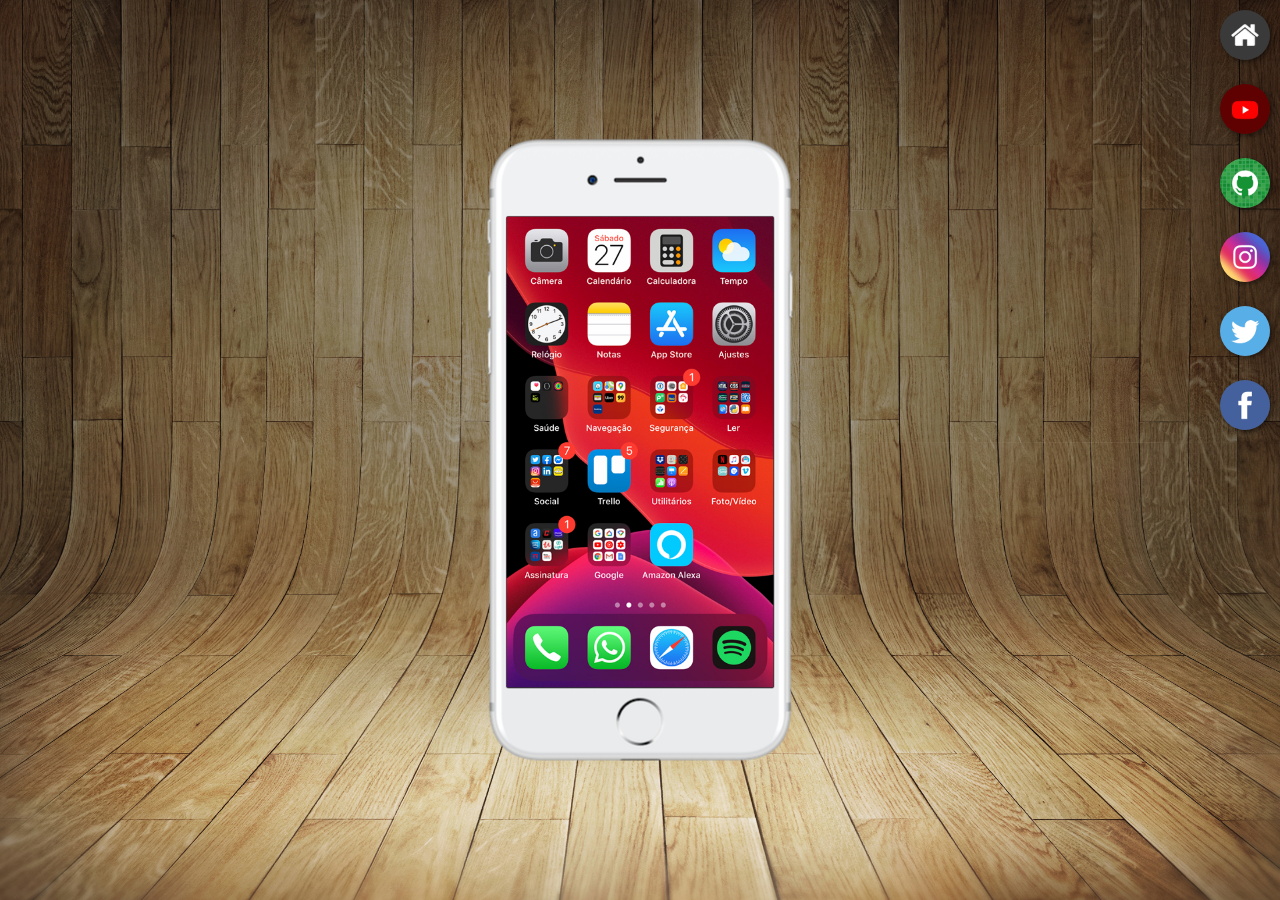
<file: index.html>
<!DOCTYPE html>
<html lang="pt-br">
<head>
    <meta charset="UTF-8">
    <meta name="viewport" content="width=device-width, initial-scale=1.0">
    <title>Projeto Redes Sociais</title>
    <link rel="stylesheet" href="estilos/styles.css">
    <link rel="shortcut icon" href="imagens/favicon.ico" type="image/x-icon">
</head>
<body>
    <main>
        <section id="telefone">
            <iframe id="tela" name="tela" src="home.html" frameborder="0">
                Seu navegador não é compativél com iframes!
            </iframe>
        </section>
        <section id="redes-sociais">
            <a href="home.html" target="tela"><img src="imagens/logo-home.jpg" alt="Home"></a> <br>
            <a href="youtube.html" target="tela"><img src="imagens/logo-youtube.jpg" alt="Youtube"></a> <br>
            <a href="github.html" target="tela"><img src="imagens/logo-github.jpg" alt="GitHub"></a> <br>
            <a href="instagram.html" target="tela"><img src="imagens/logo-instagram.jpg" alt="Instagram"></a> <br>
            <a href="twitter.html" target="tela"><img src="imagens/logo-twitter.jpg" alt="Twitter"></a> <br>
            <a href="facebook.html" target="tela"><img src="imagens/logo-facebook.jpg" alt="Facebook"></a>
        </section>
    </main>
</body>
</html>
</file>
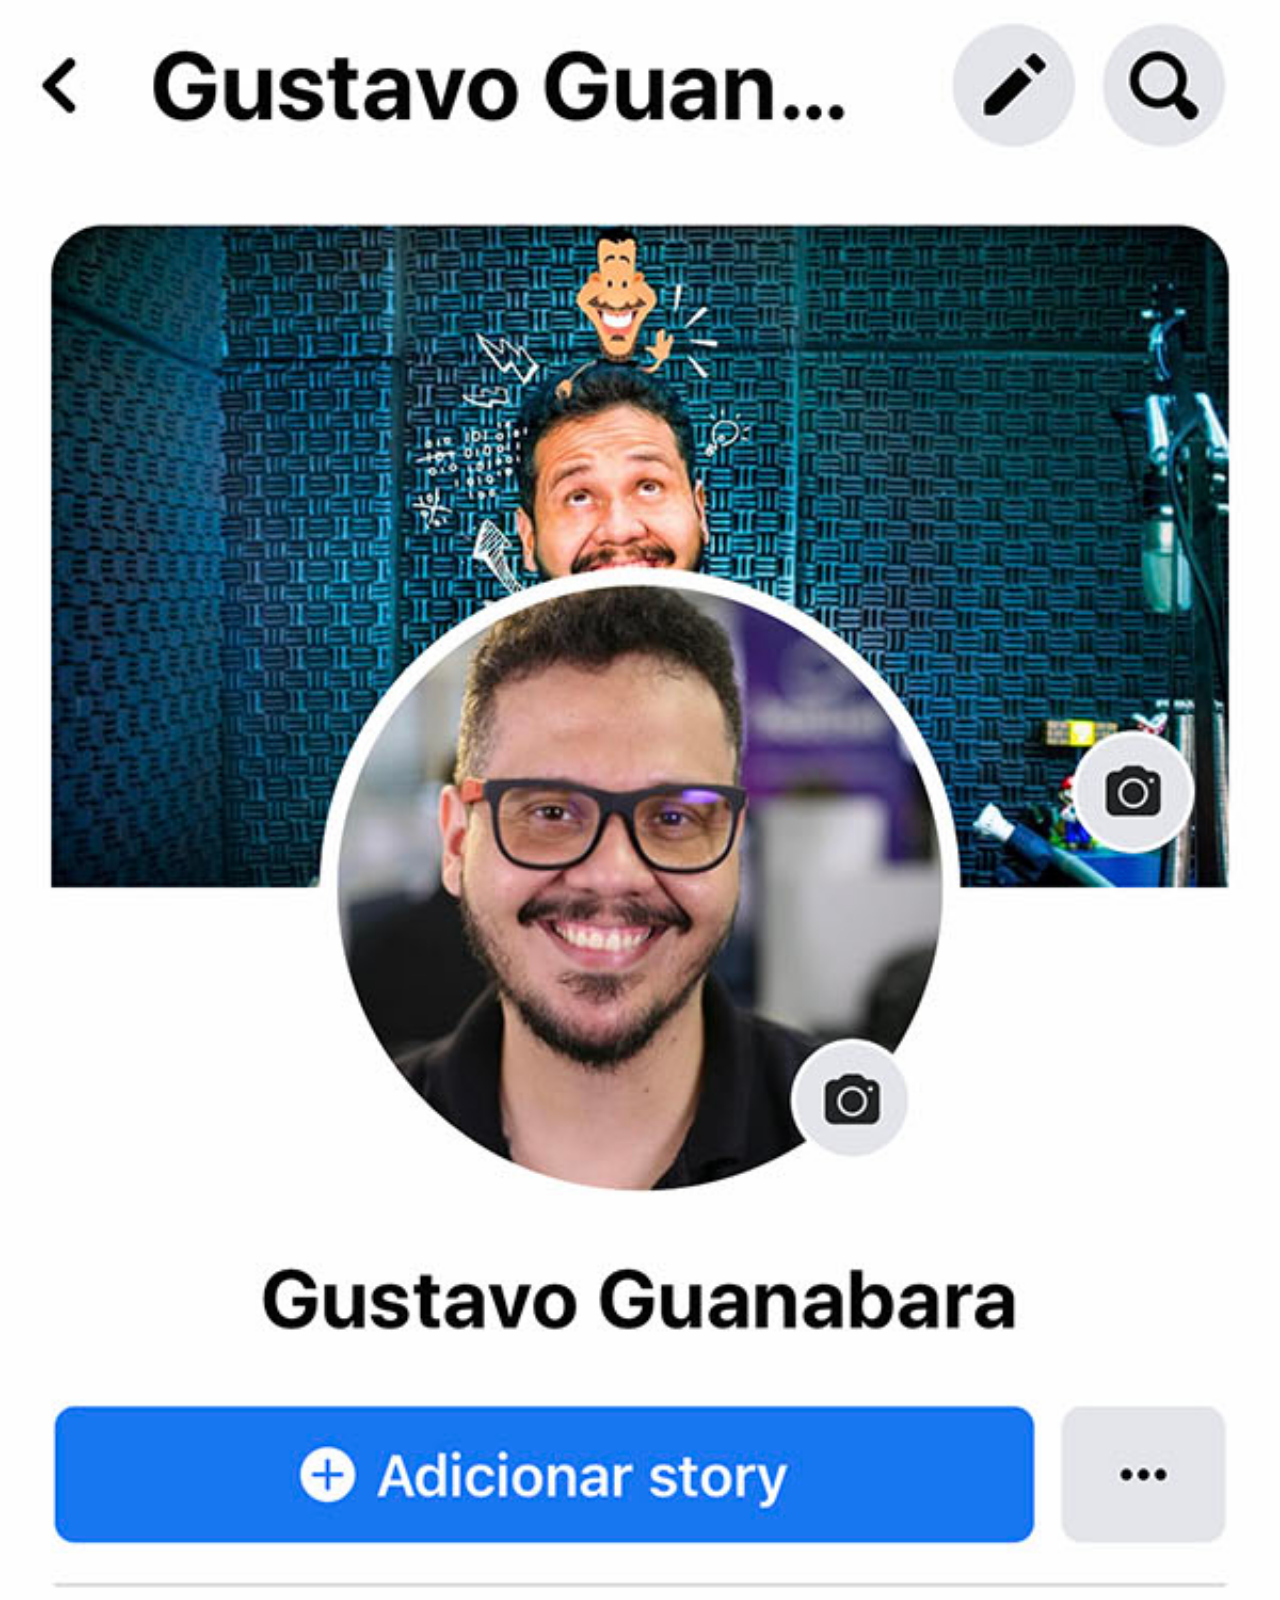
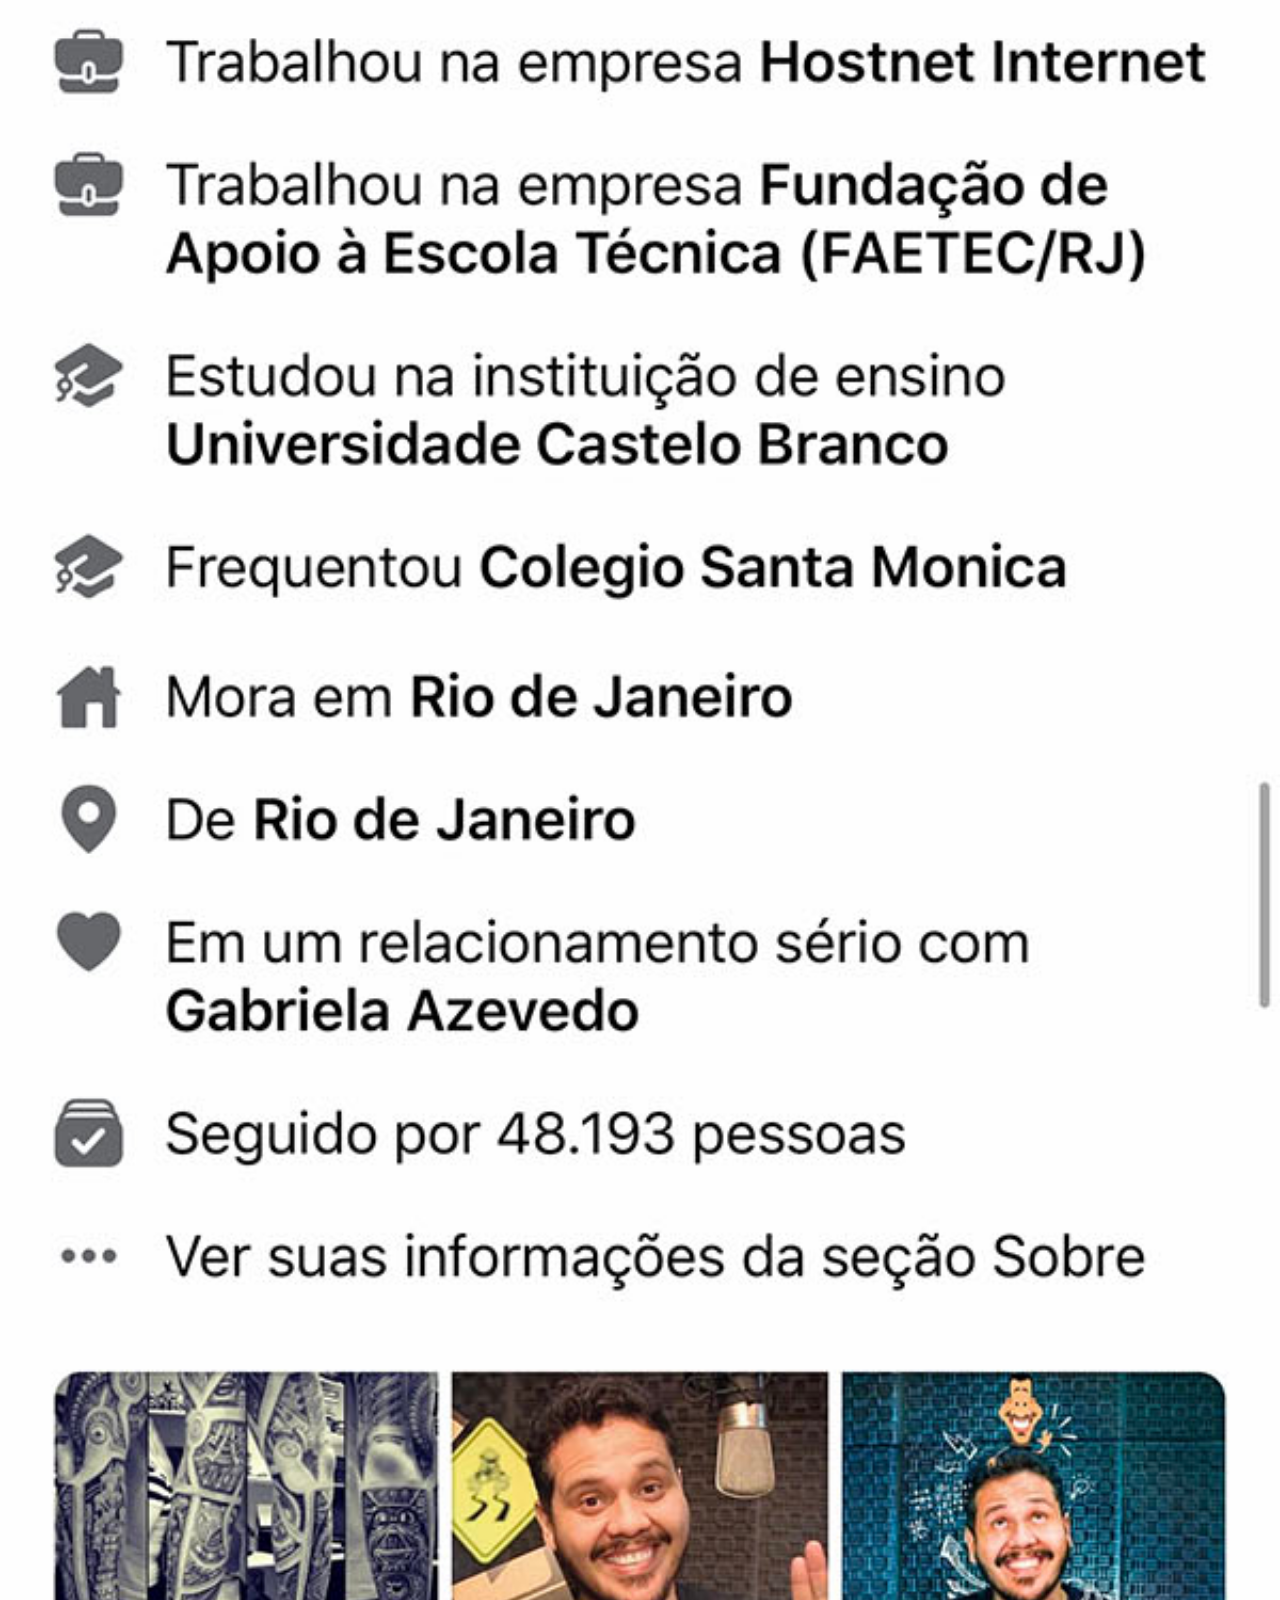
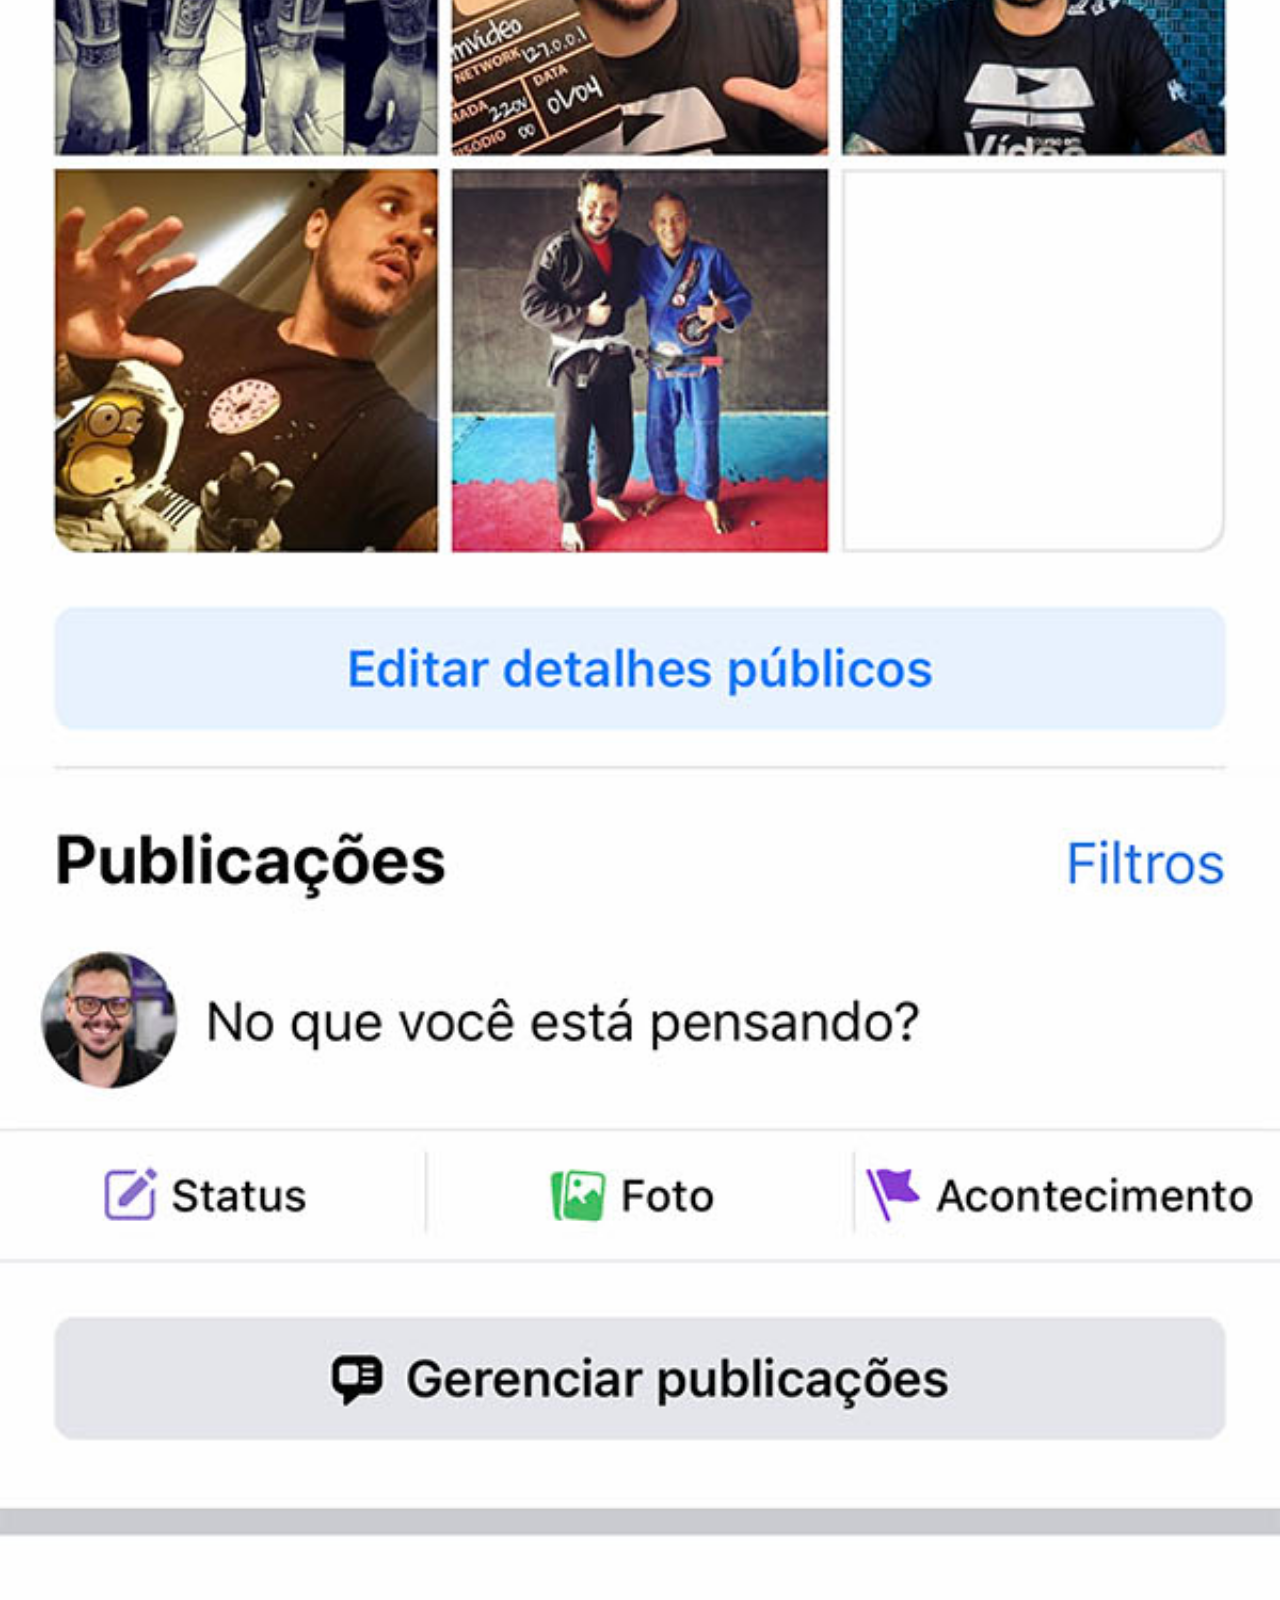
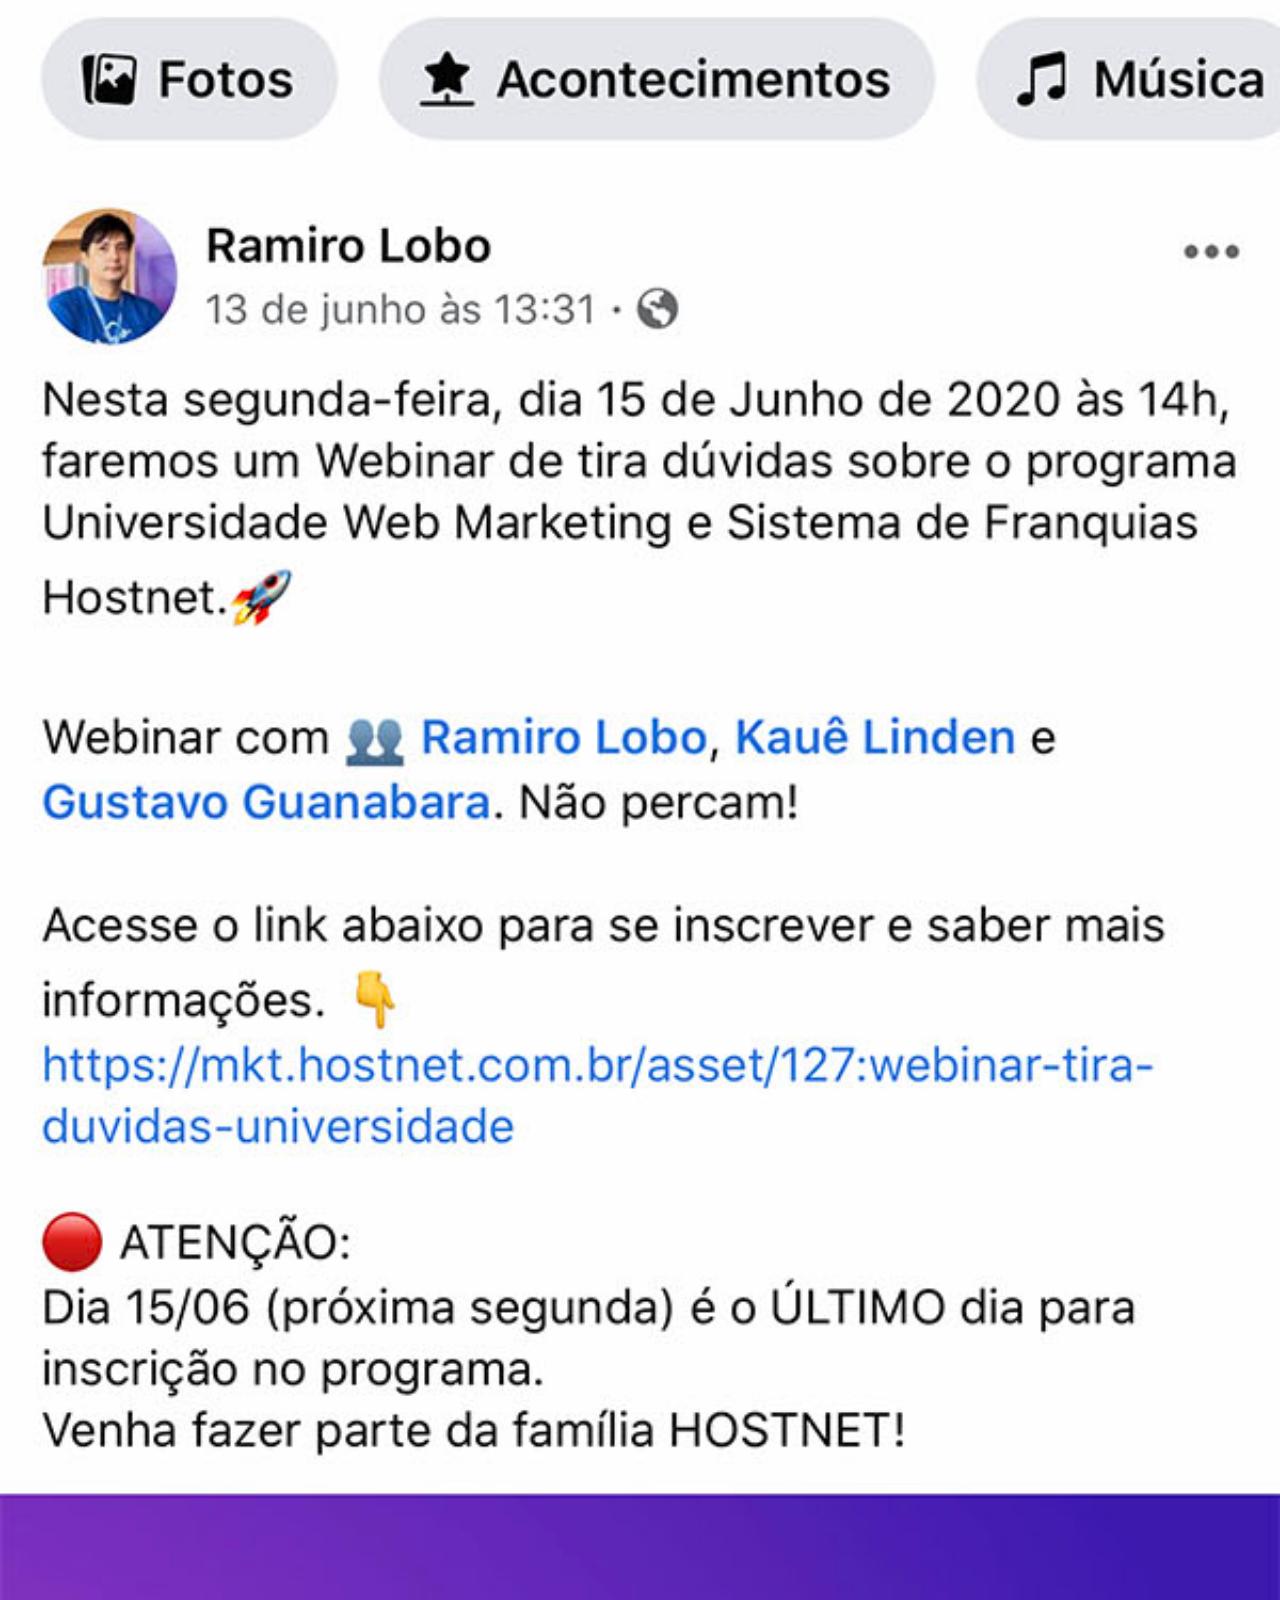
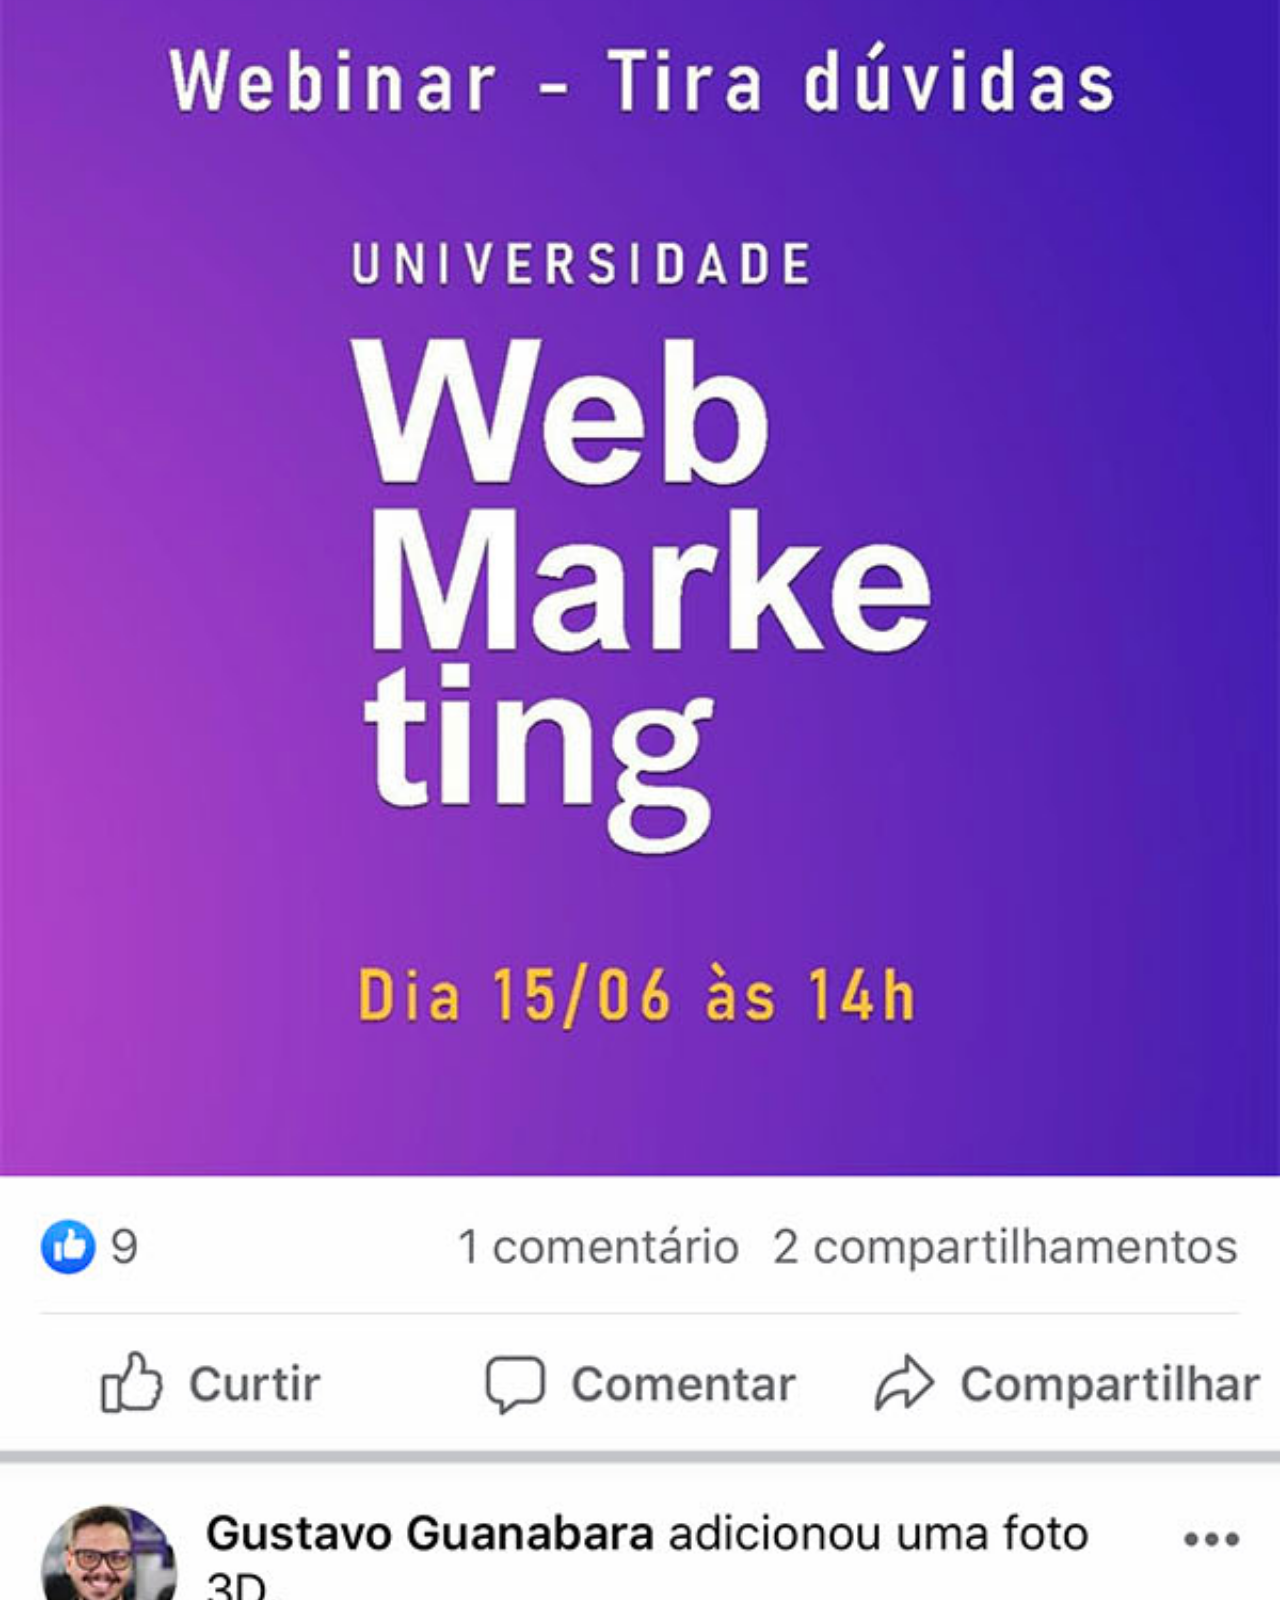
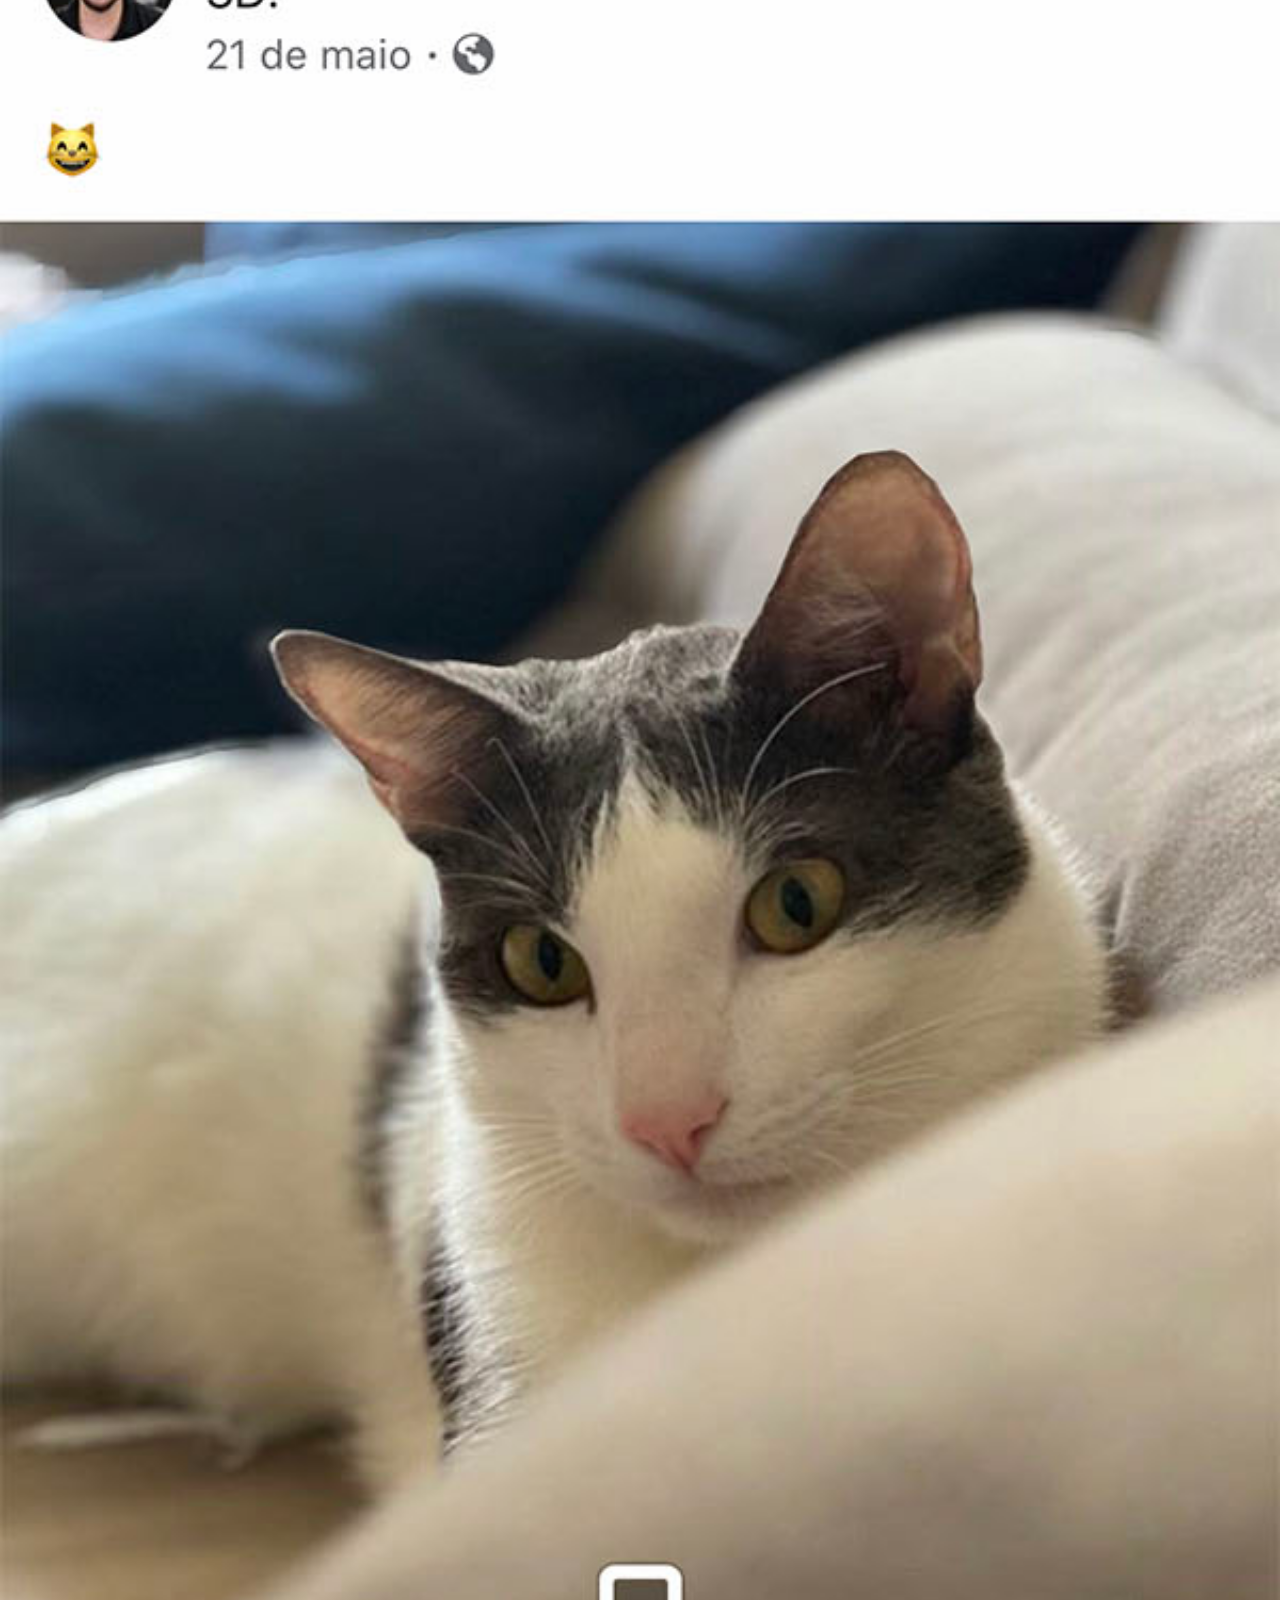
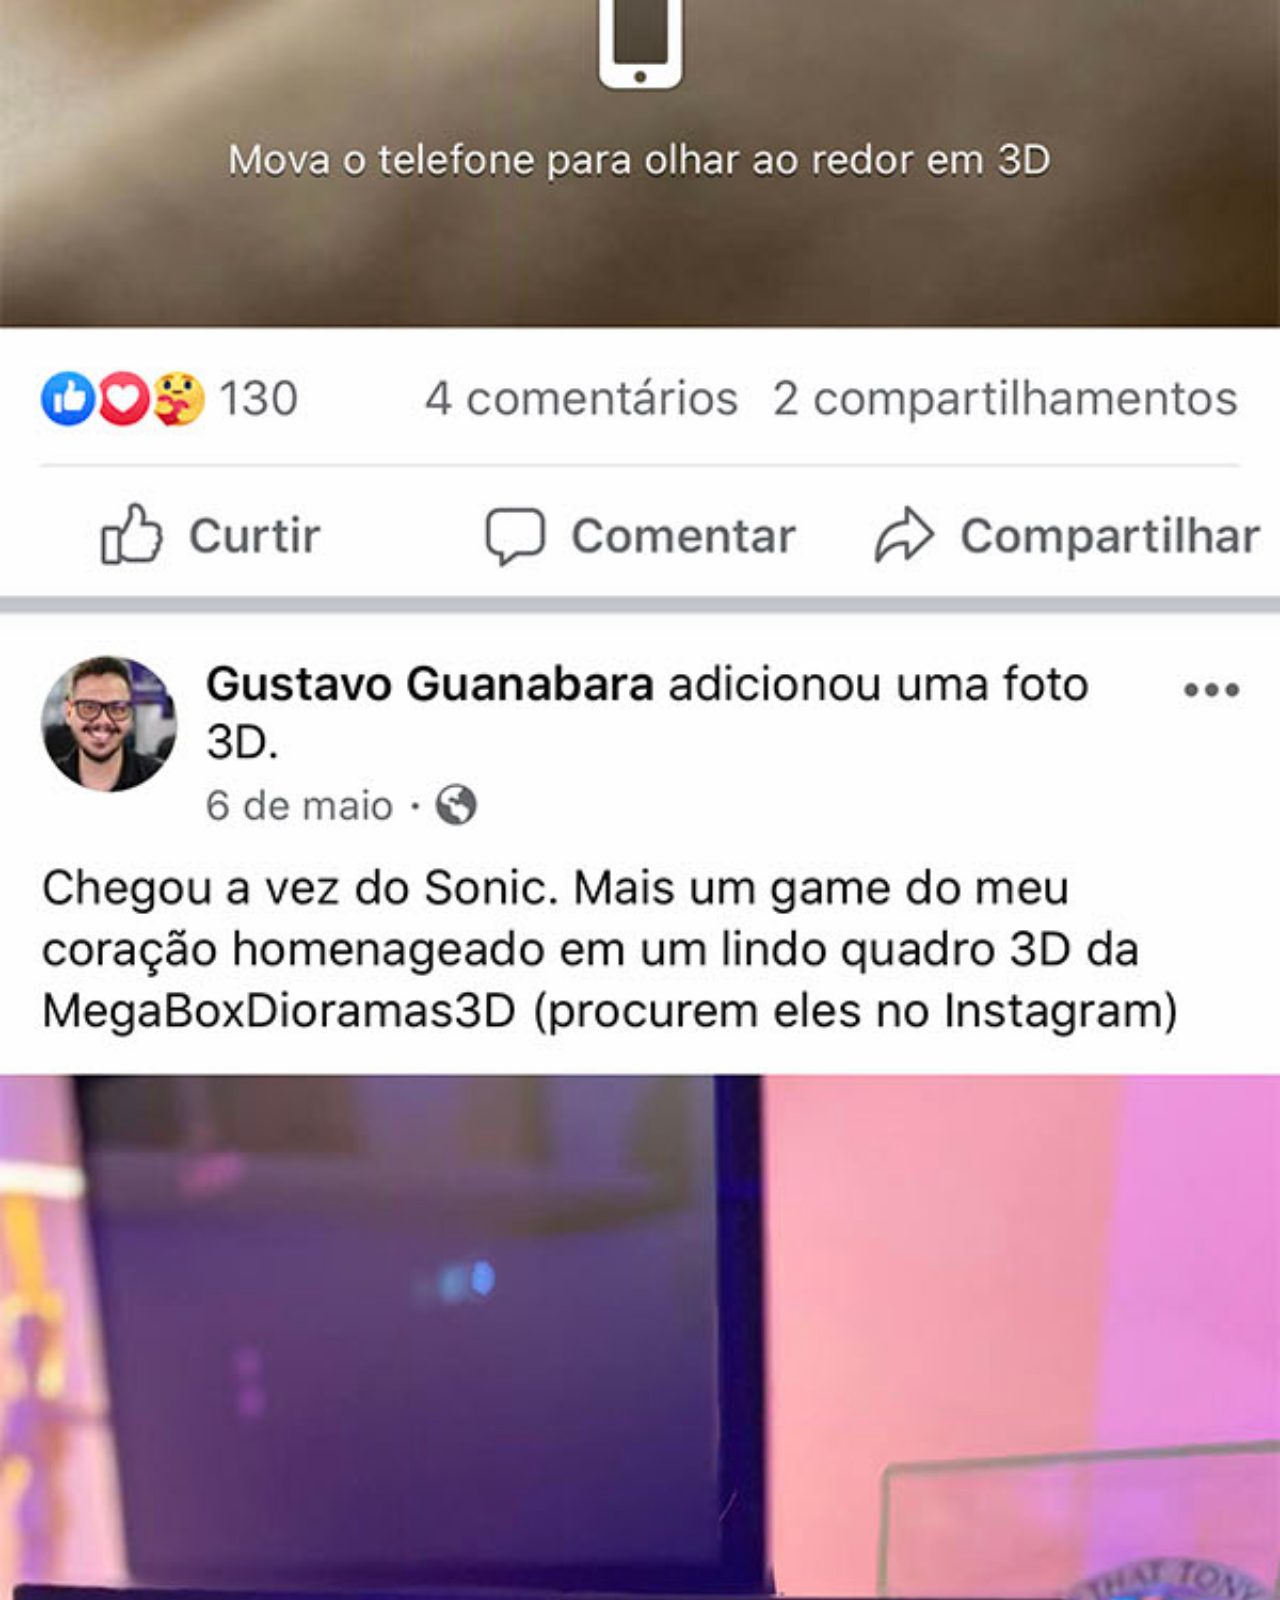
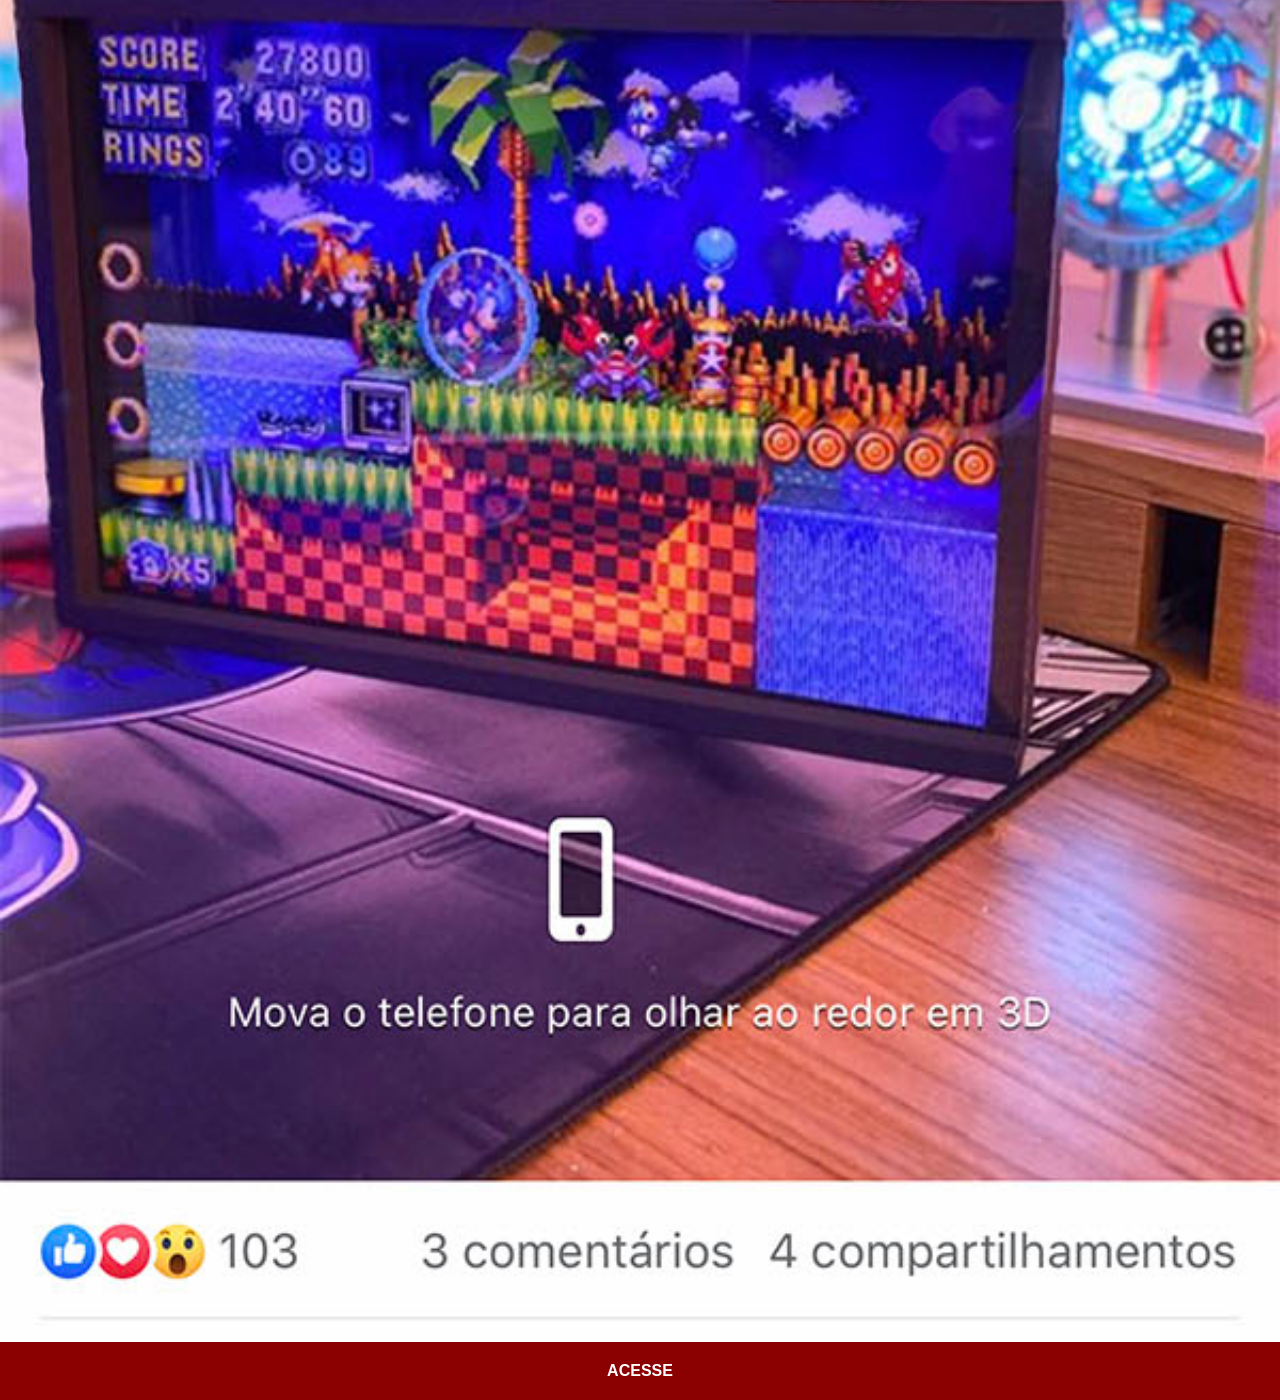
<file: facebook.html>
<!DOCTYPE html>
<html lang="pt-br">
<head>
    <meta charset="UTF-8">
    <meta name="viewport" content="width=device-width, initial-scale=1.0">
    <title>Facebook</title>
    <link rel="stylesheet" href="estilos/social.css">
</head>
<body>
    <img src="imagens/tela-facebook.jpg" alt="">
    <a href="https://www.facebook.com/gustavoguanabara/?locale=pt_BR" target="_blank">ACESSE</a>
</body>
</html>
</file>
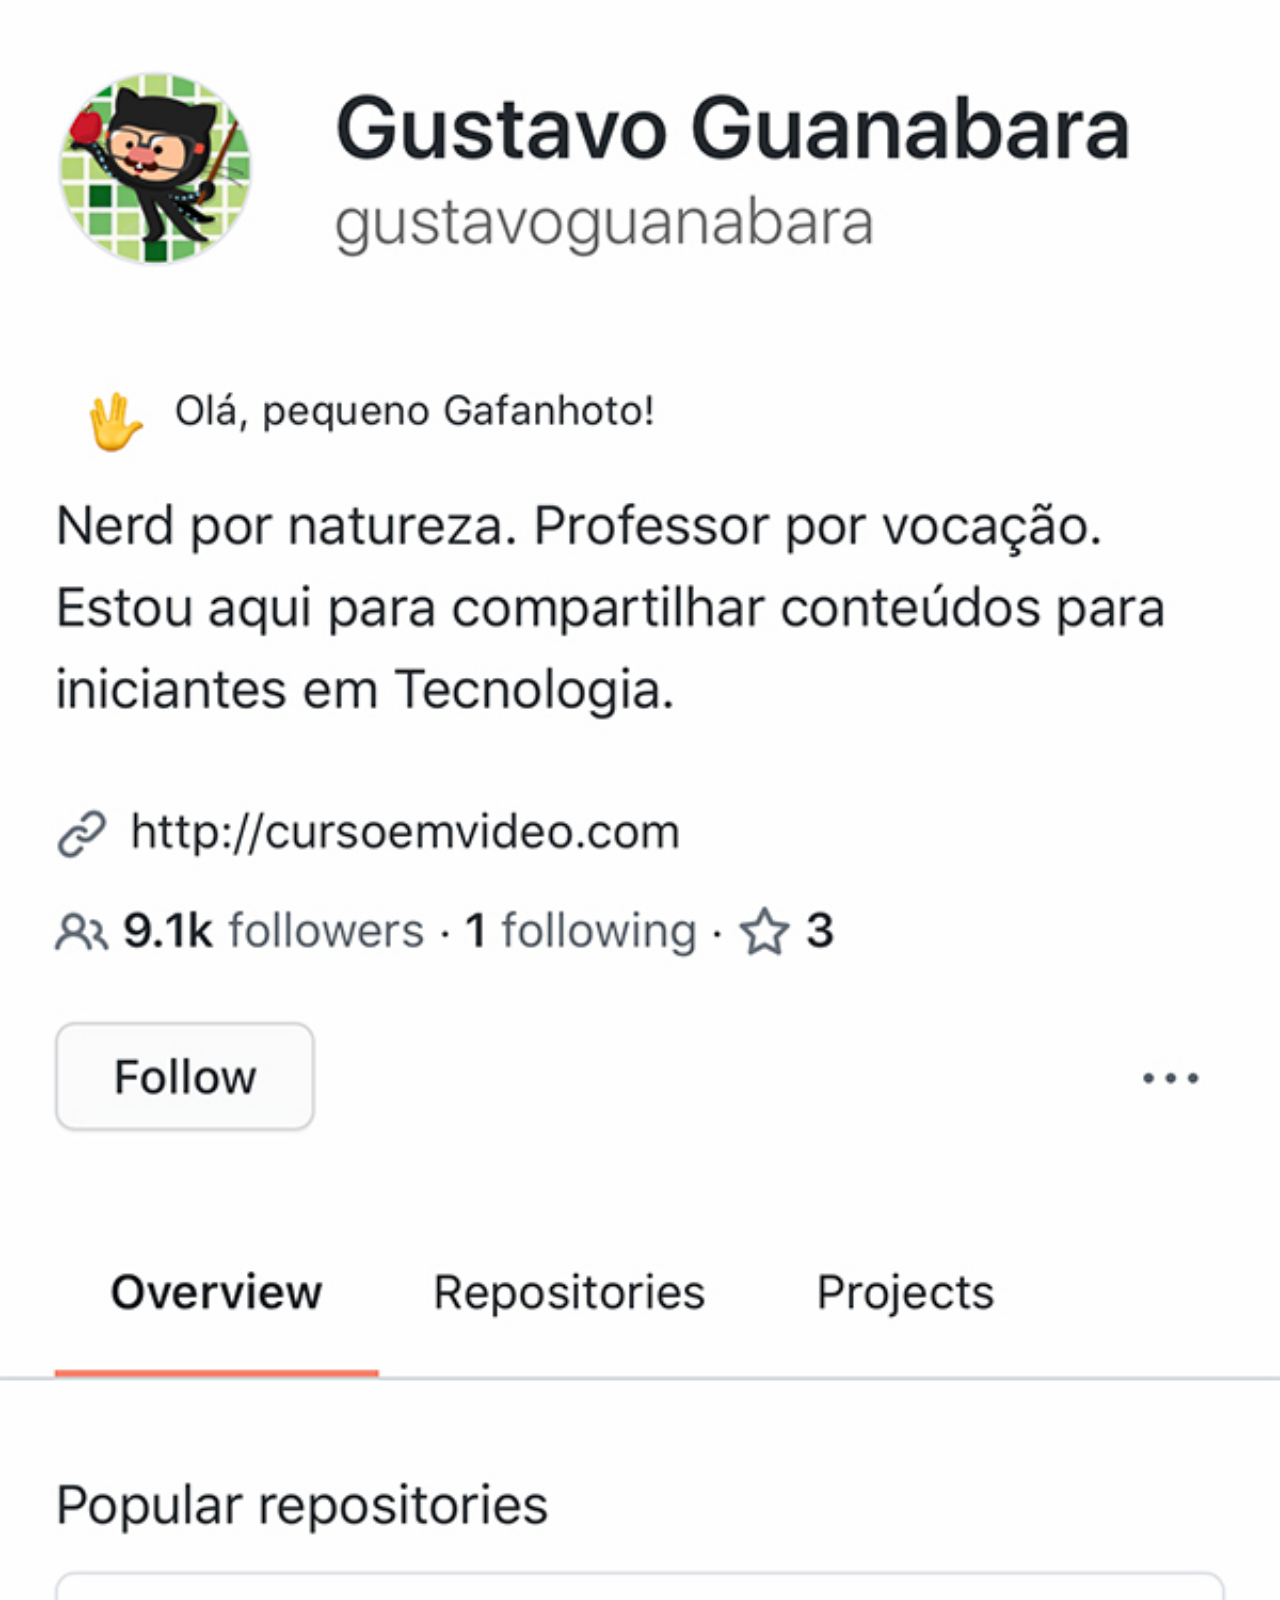
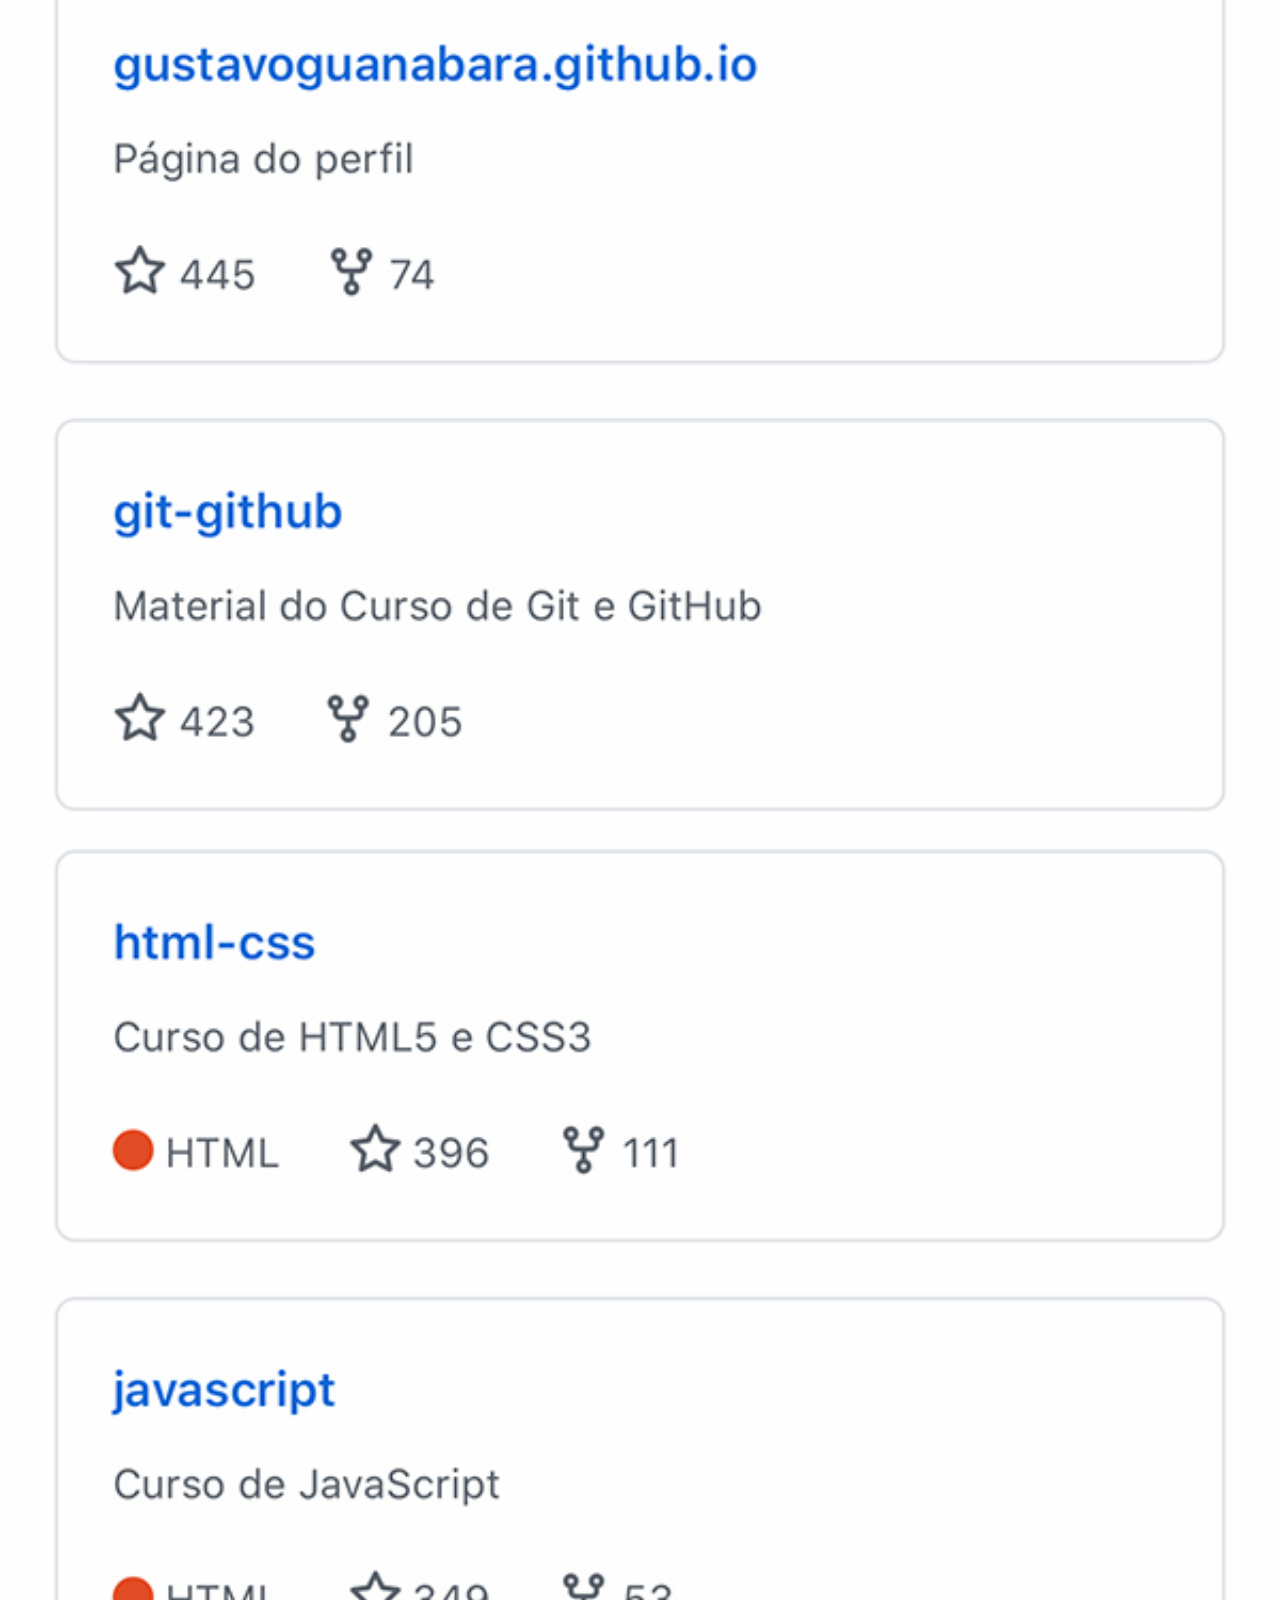
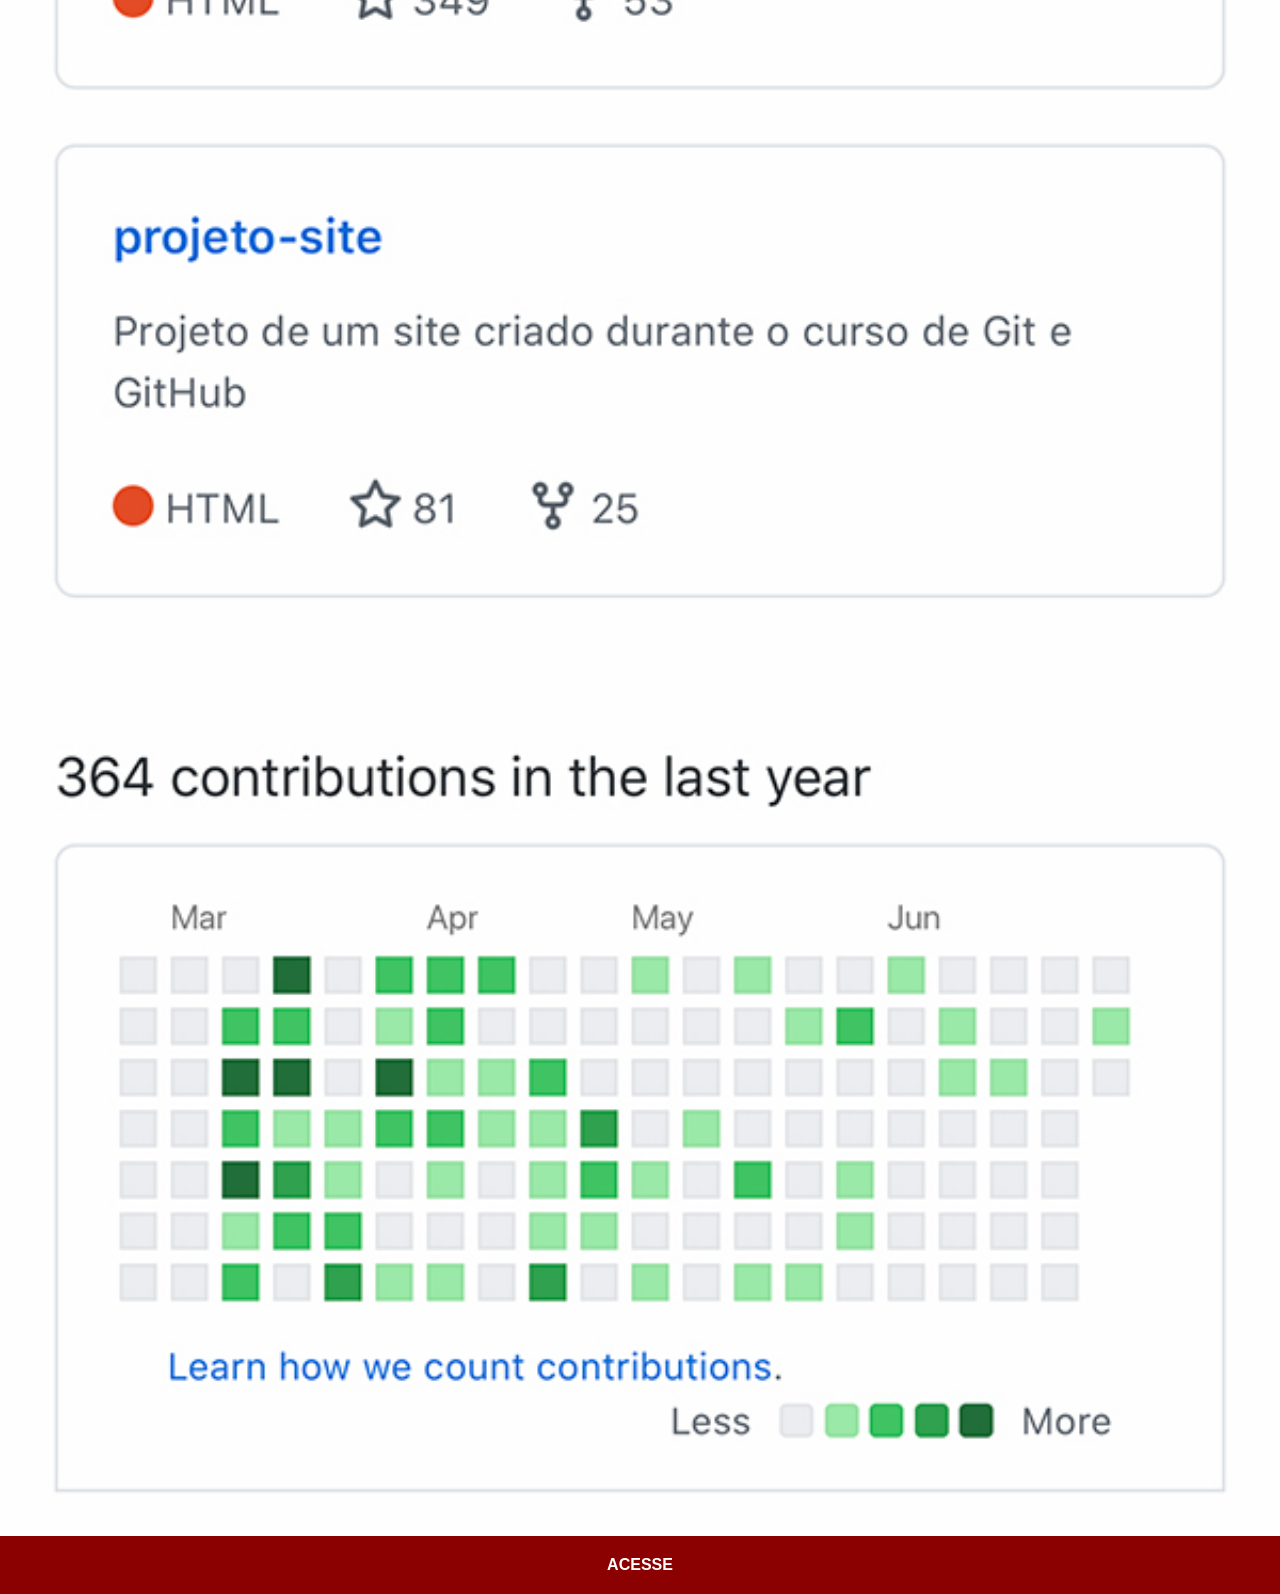
<file: github.html>
<!DOCTYPE html>
<html lang="pt-br">
<head>
    <meta charset="UTF-8">
    <meta name="viewport" content="width=device-width, initial-scale=1.0">
    <title>GitHub</title>
    <link rel="stylesheet" href="estilos/social.css">
</head>
<body>
    <img src="imagens/tela-github.jpg" alt="">
    <a href="https://github.com/gustavoguanabara/" target="_blank">ACESSE</a>
</body>
</html>
</file>
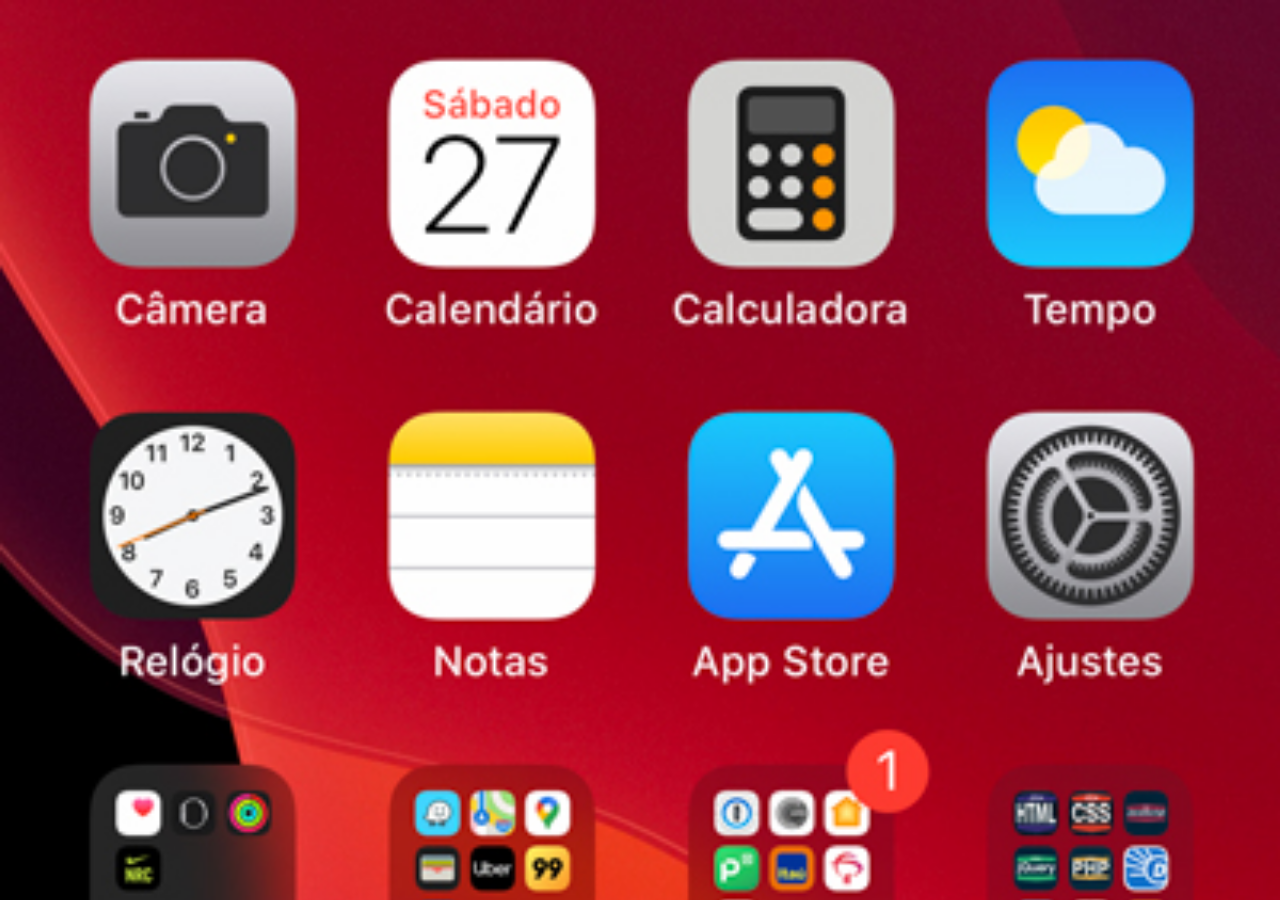
<file: home.html>
<!DOCTYPE html>
<html lang="pt-br">
<head>
    <meta charset="UTF-8">
    <meta name="viewport" content="width=device-width, initial-scale=1.0">
    <title>Home</title>
    <style>
        * {
            margin: 0;
            padding: 0;
            box-sizing: border-box;
        }

        body {
            width: 100vw;
            height: 100vh;
            background: black url(imagens/tela-home.jpg) no-repeat top center;
            background-size: cover;
        }
    </style>
</head>
<body>
    
</body>
</html>
</file>
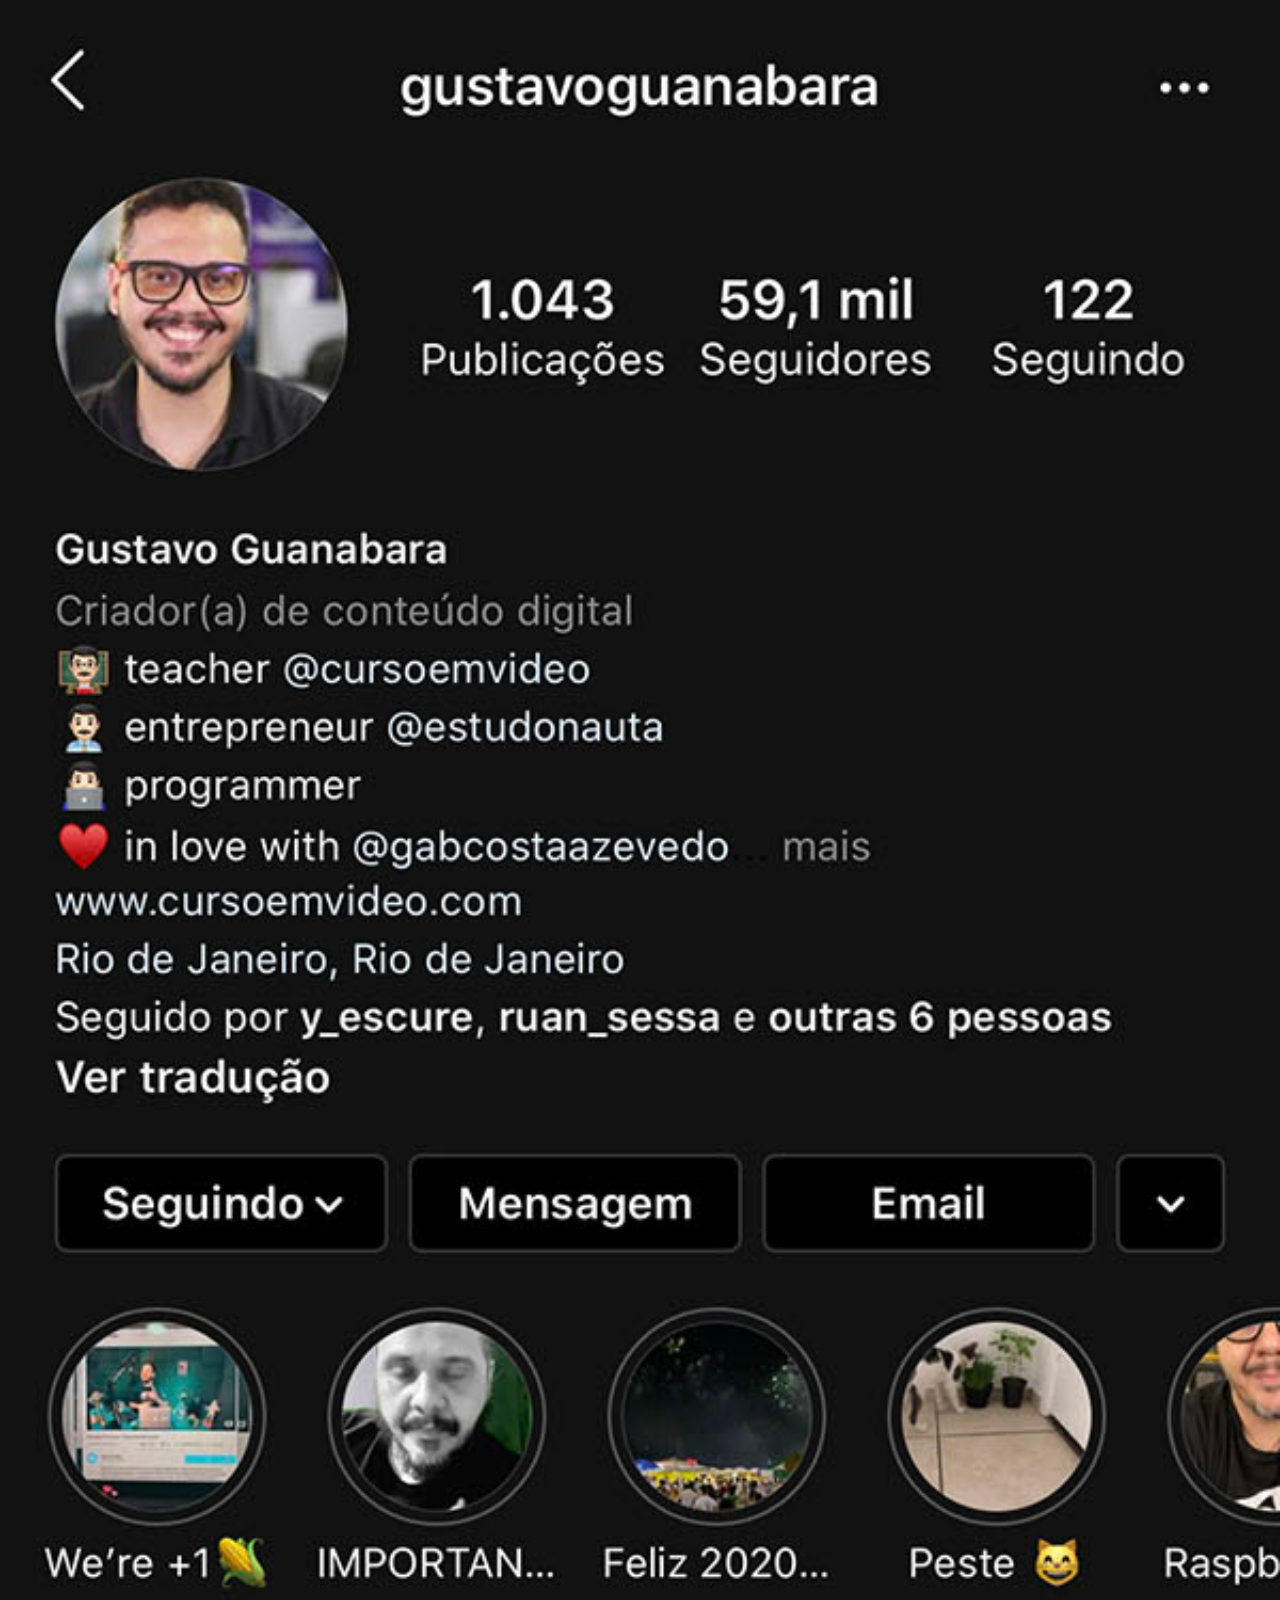
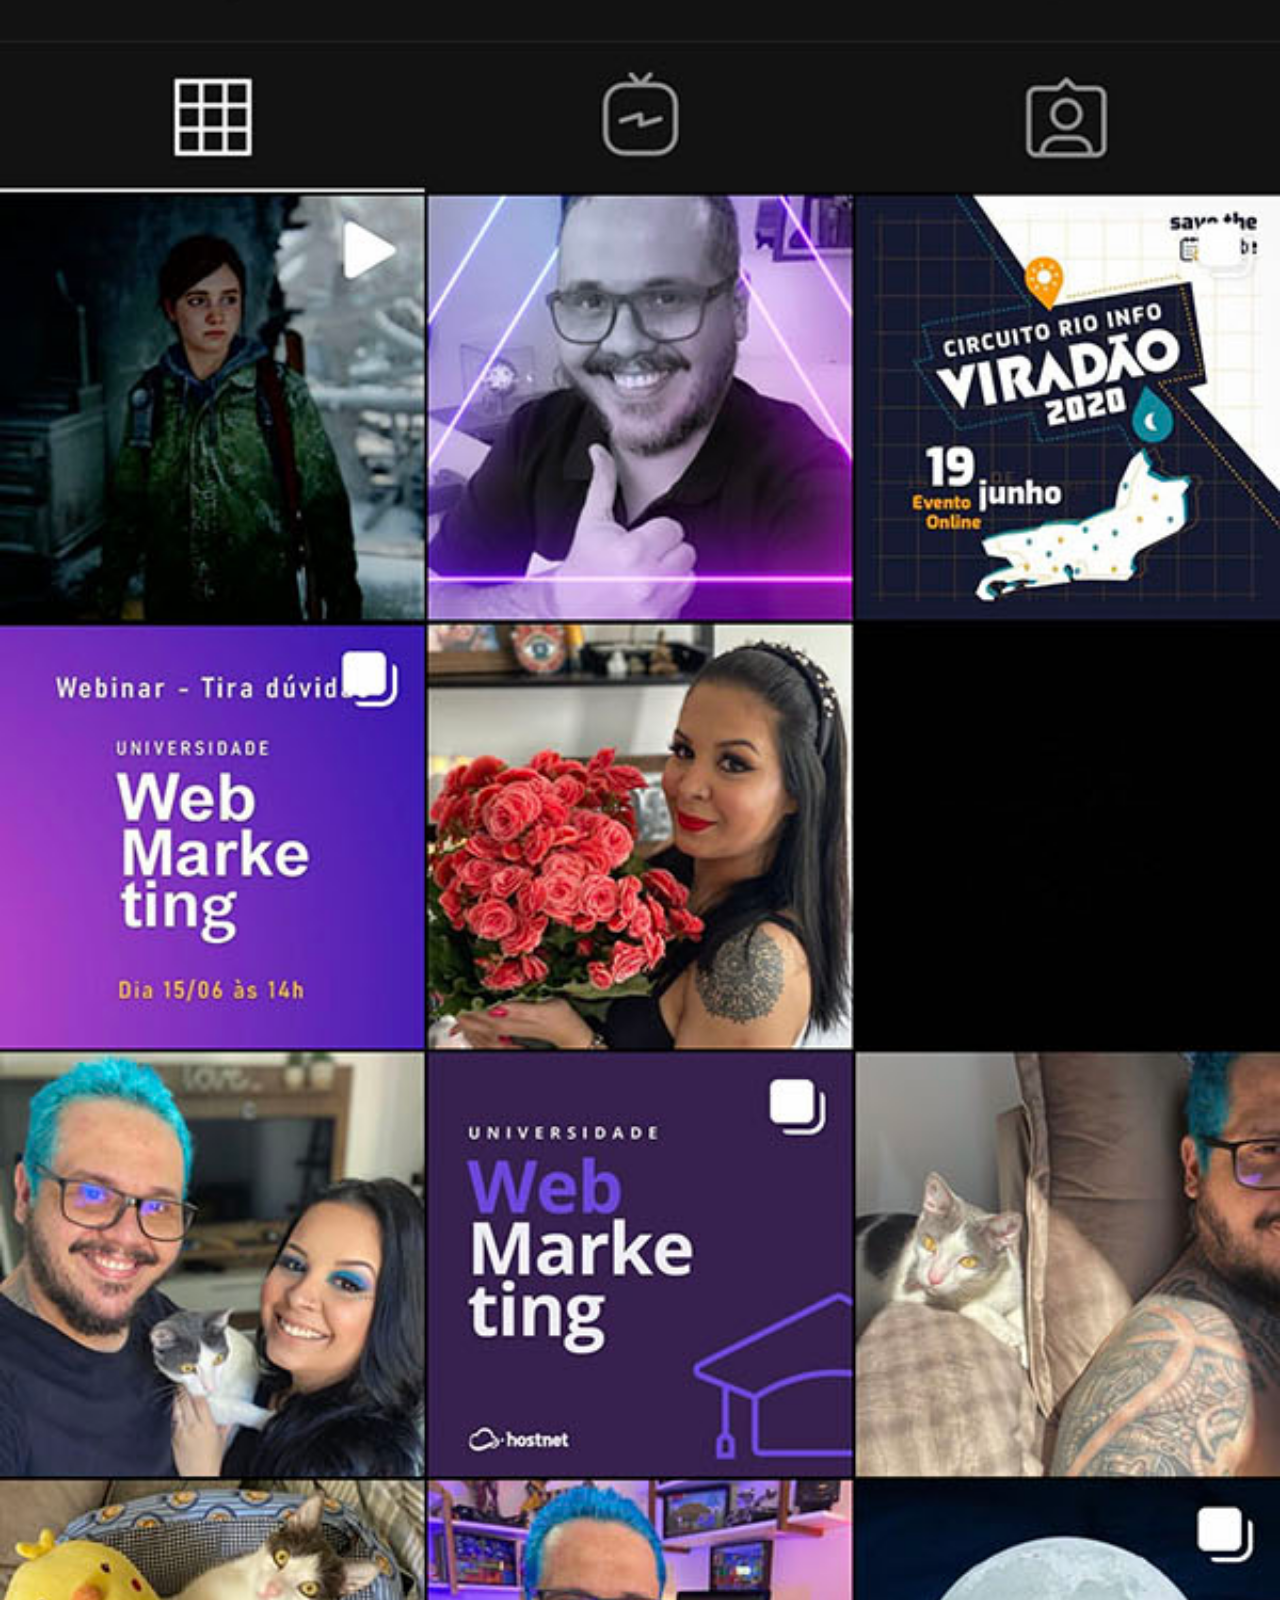
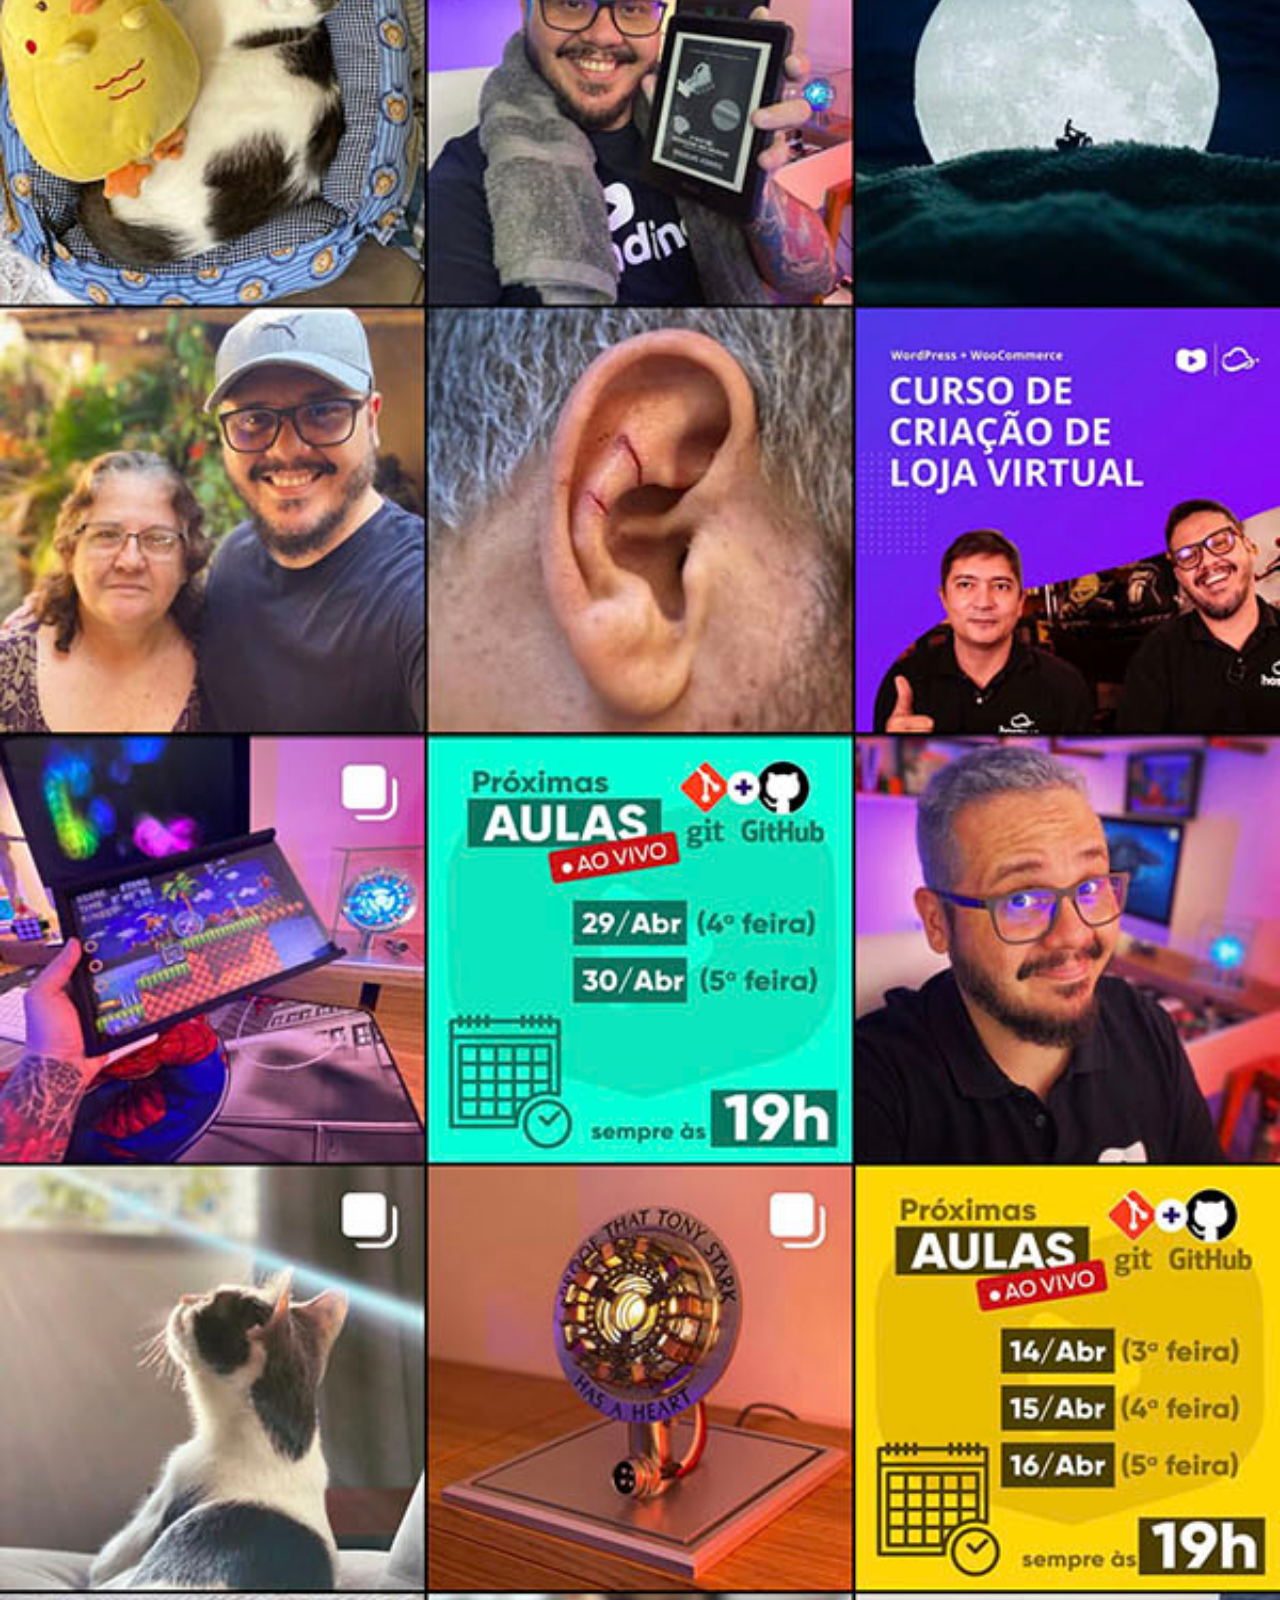
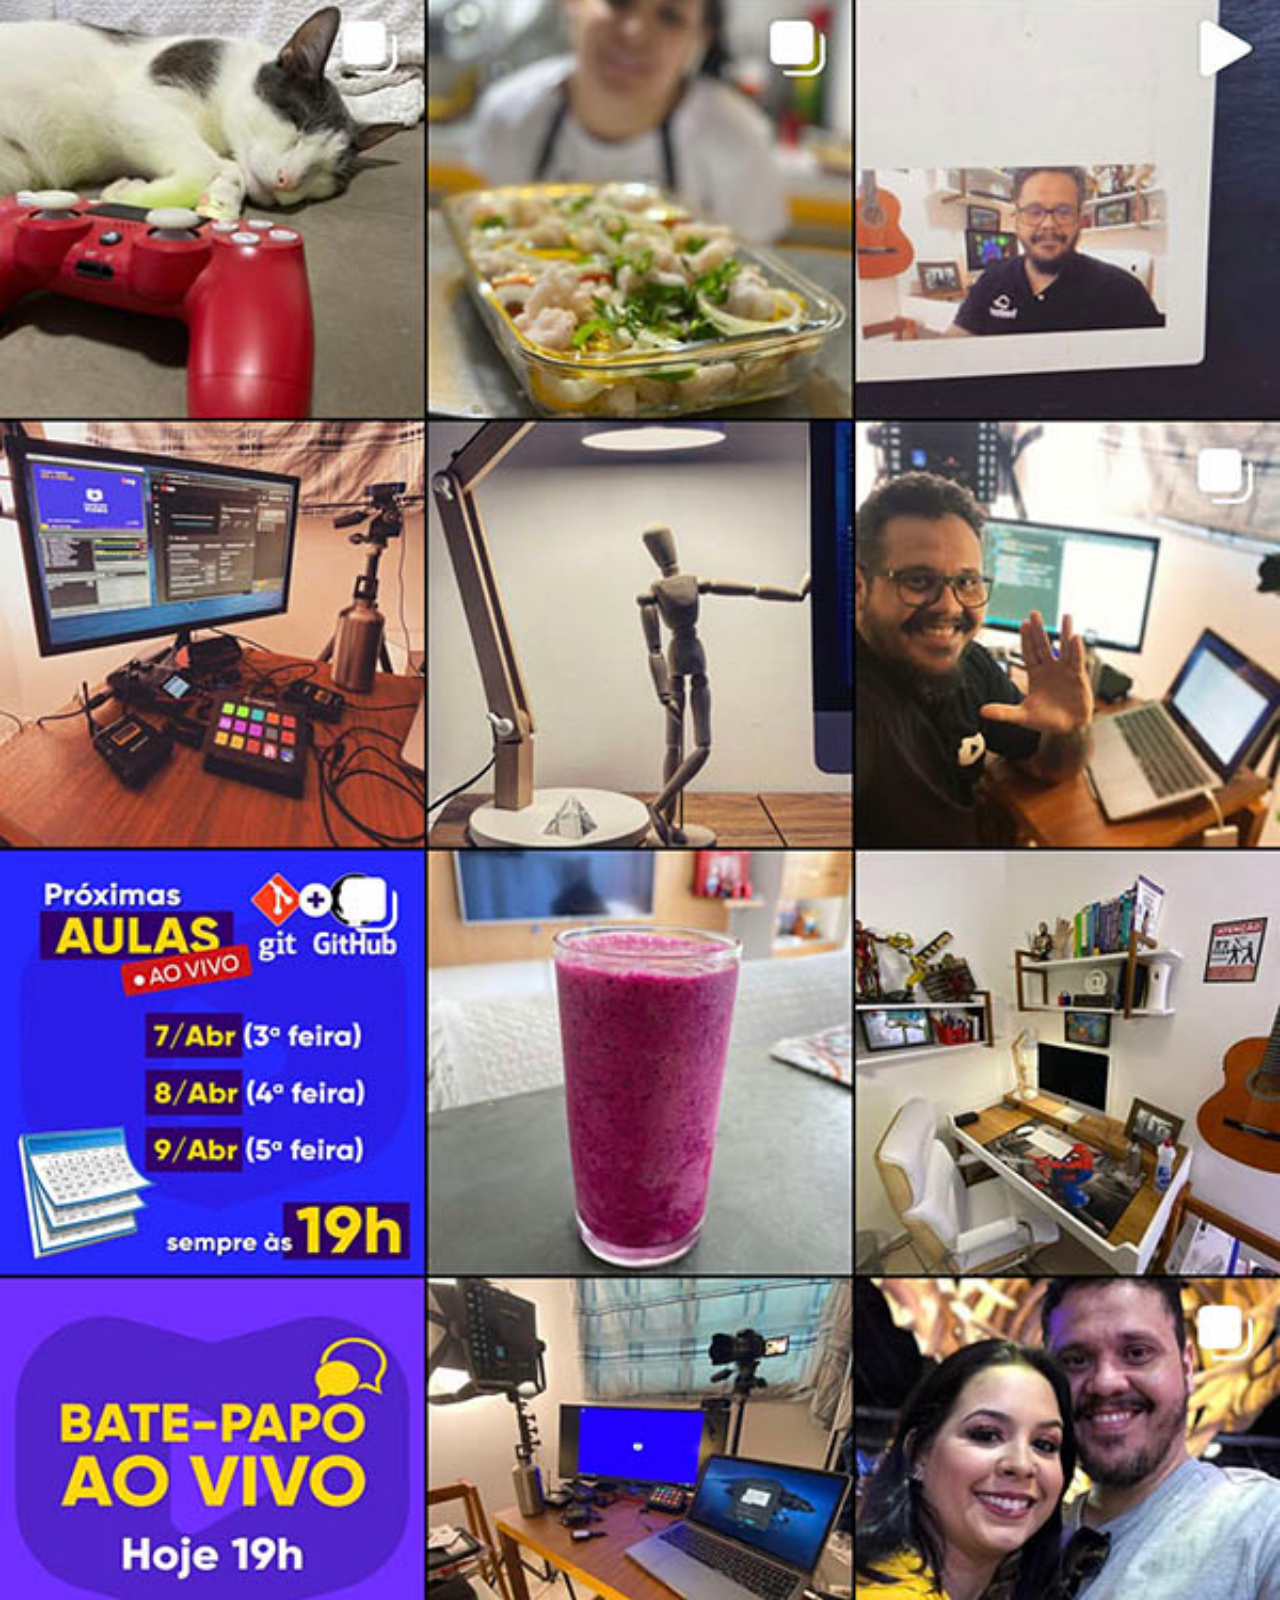
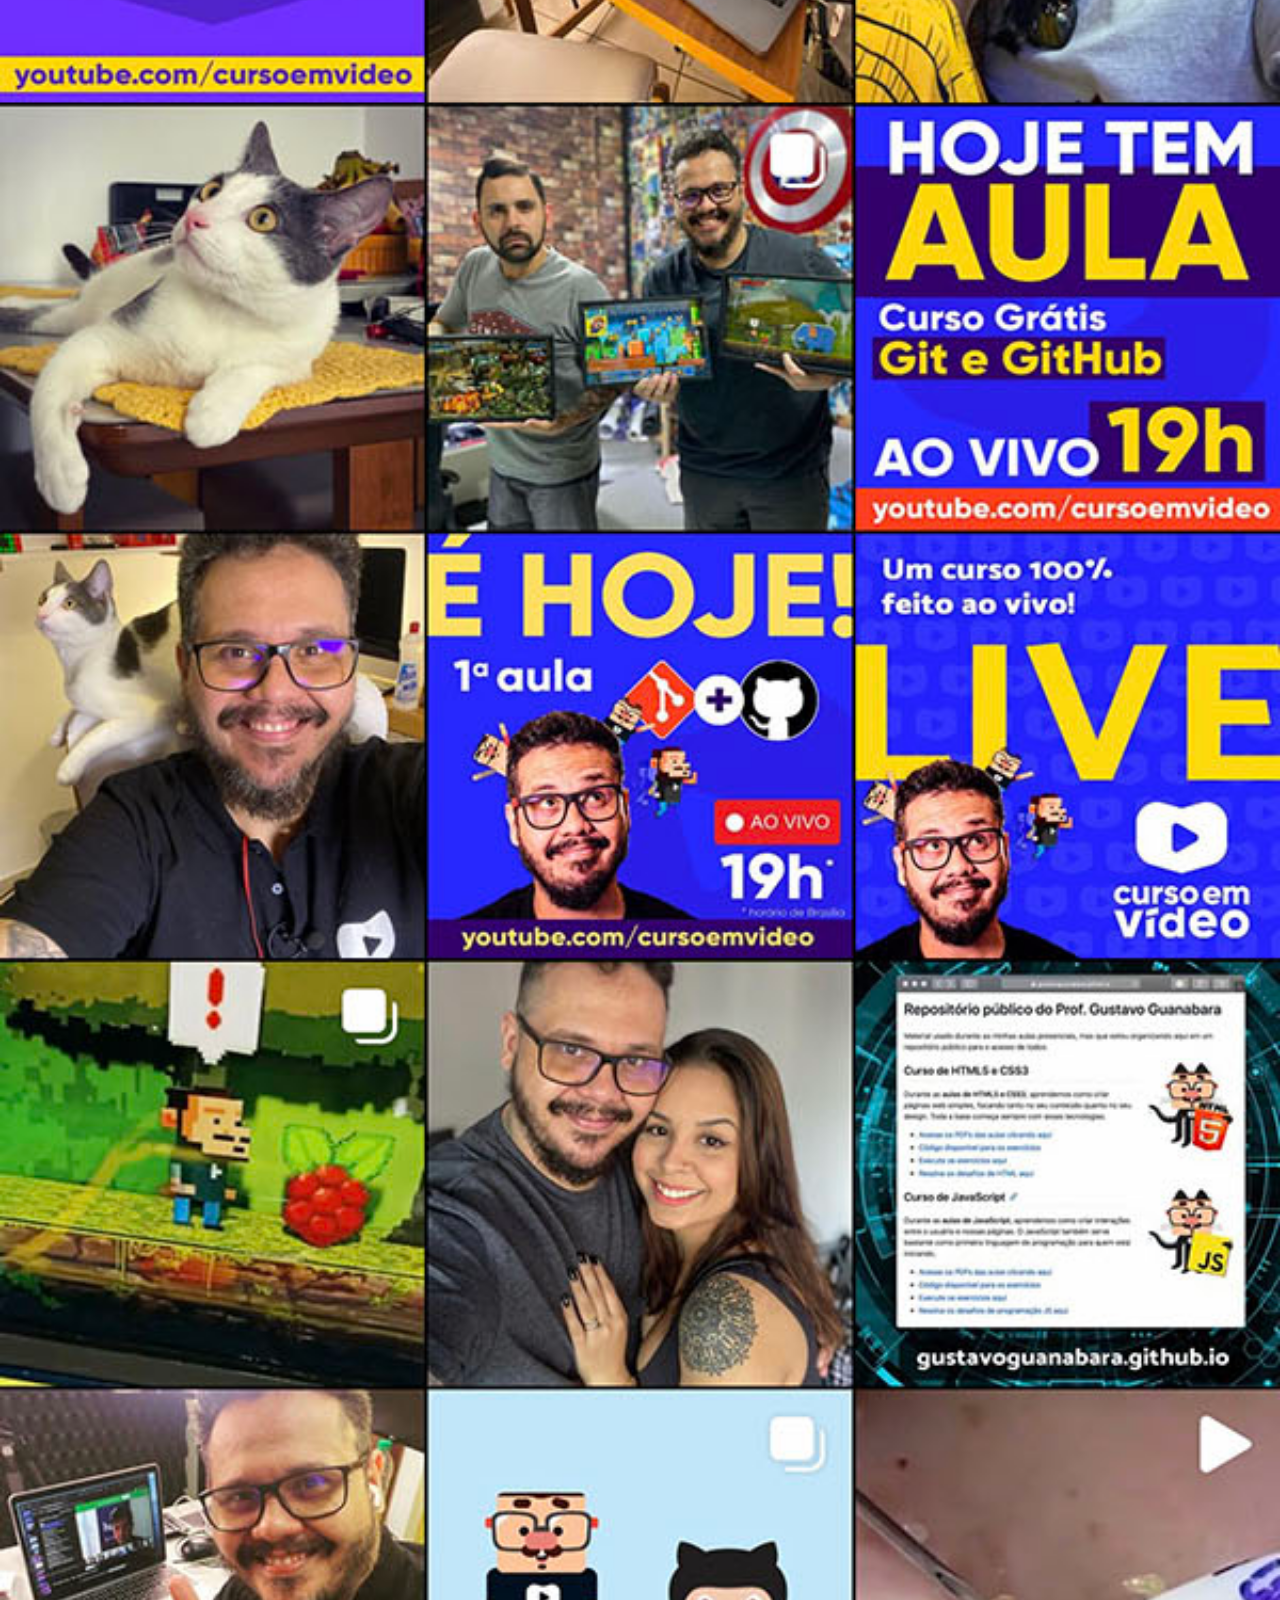
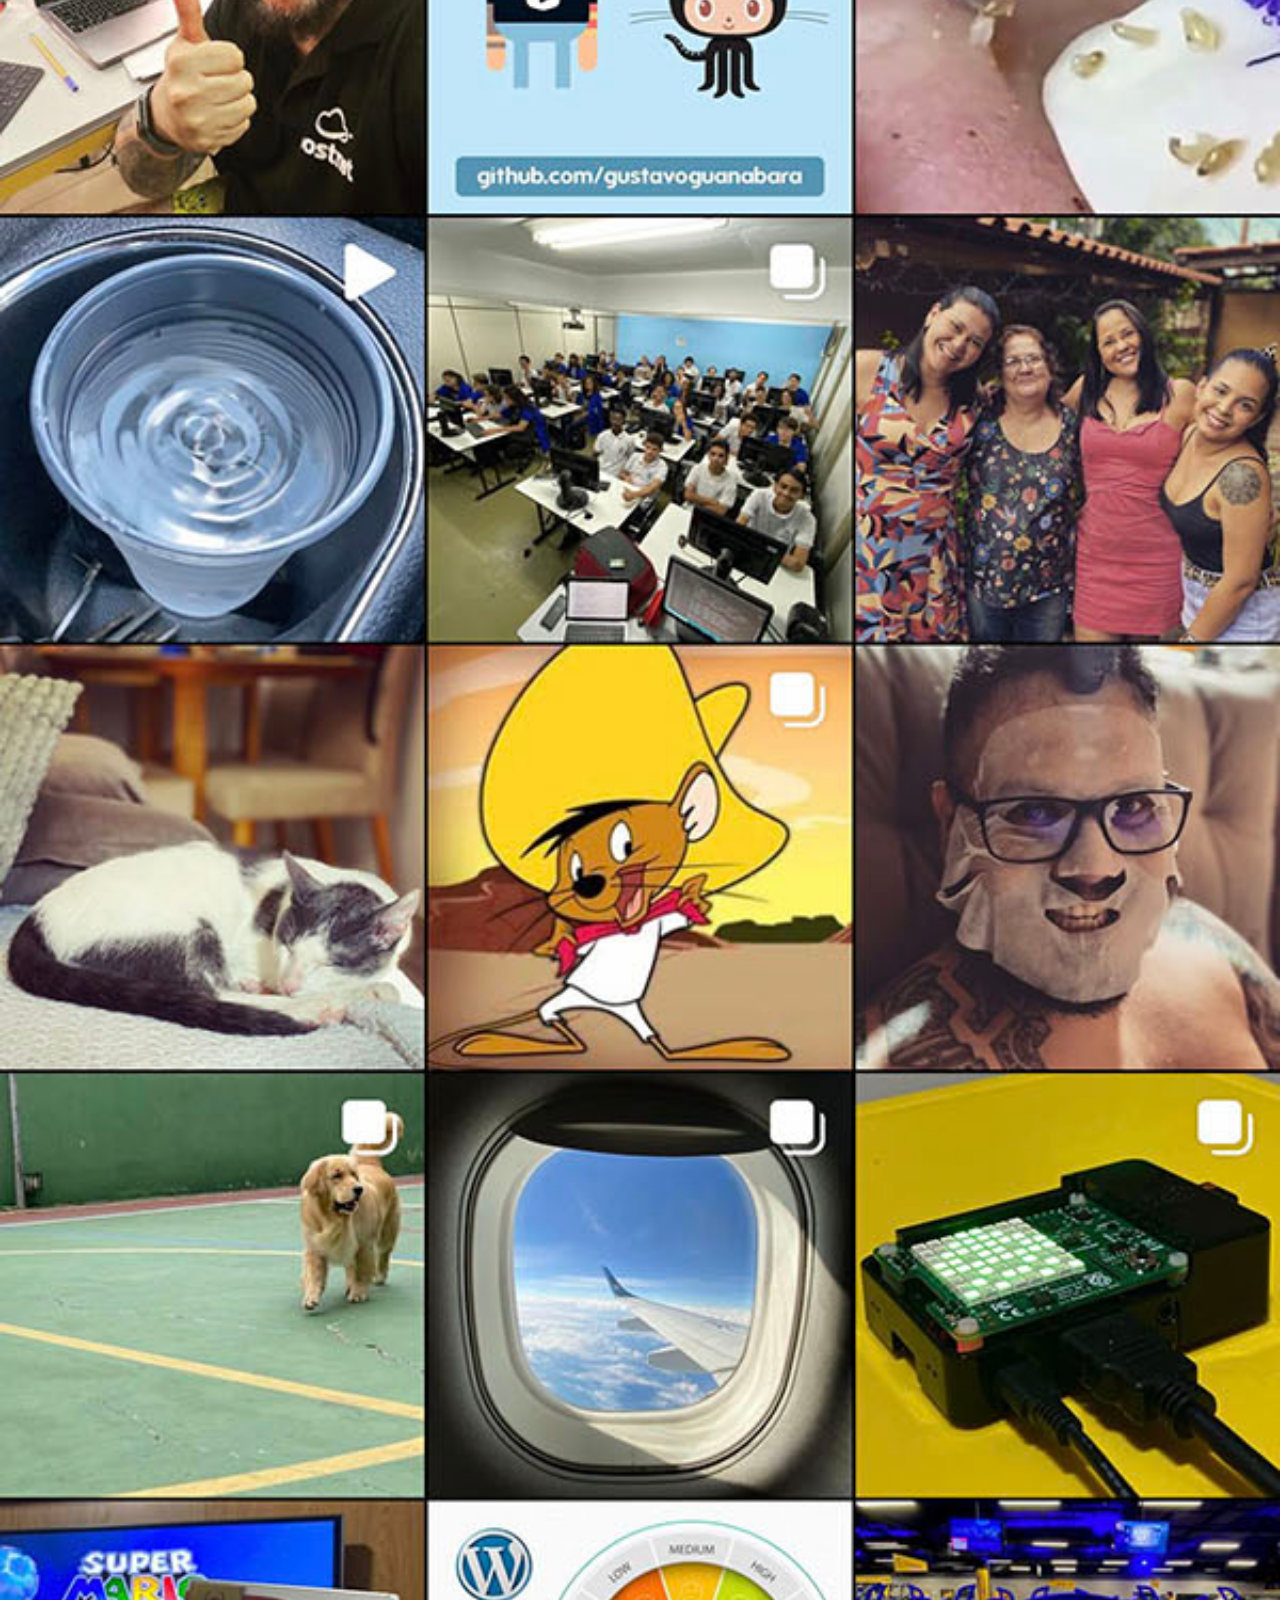
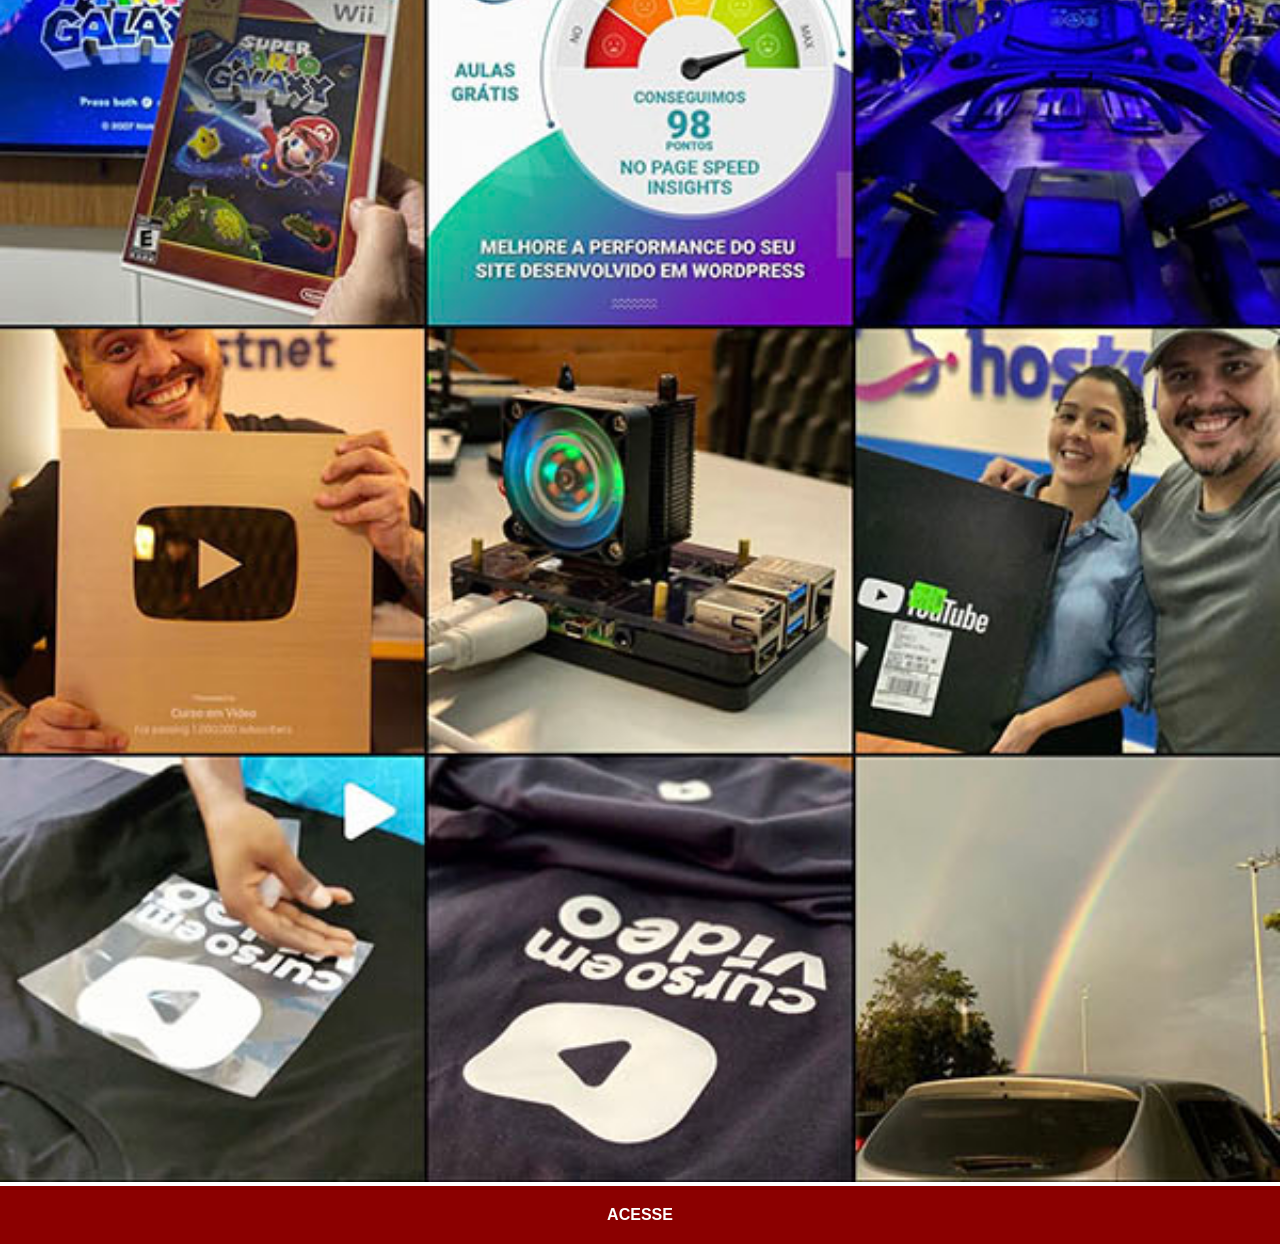
<file: instagram.html>
<!DOCTYPE html>
<html lang="pt-br">
<head>
    <meta charset="UTF-8">
    <meta name="viewport" content="width=device-width, initial-scale=1.0">
    <title>Instagram</title>
    <link rel="stylesheet" href="estilos/social.css">
</head>
<body>
    <img src="imagens/tela-instagram.jpg" alt="">
    <a href="https://www.instagram.com/gustavoguanabara/" target="_blank">ACESSE</a>
</body>
</html>
</file>
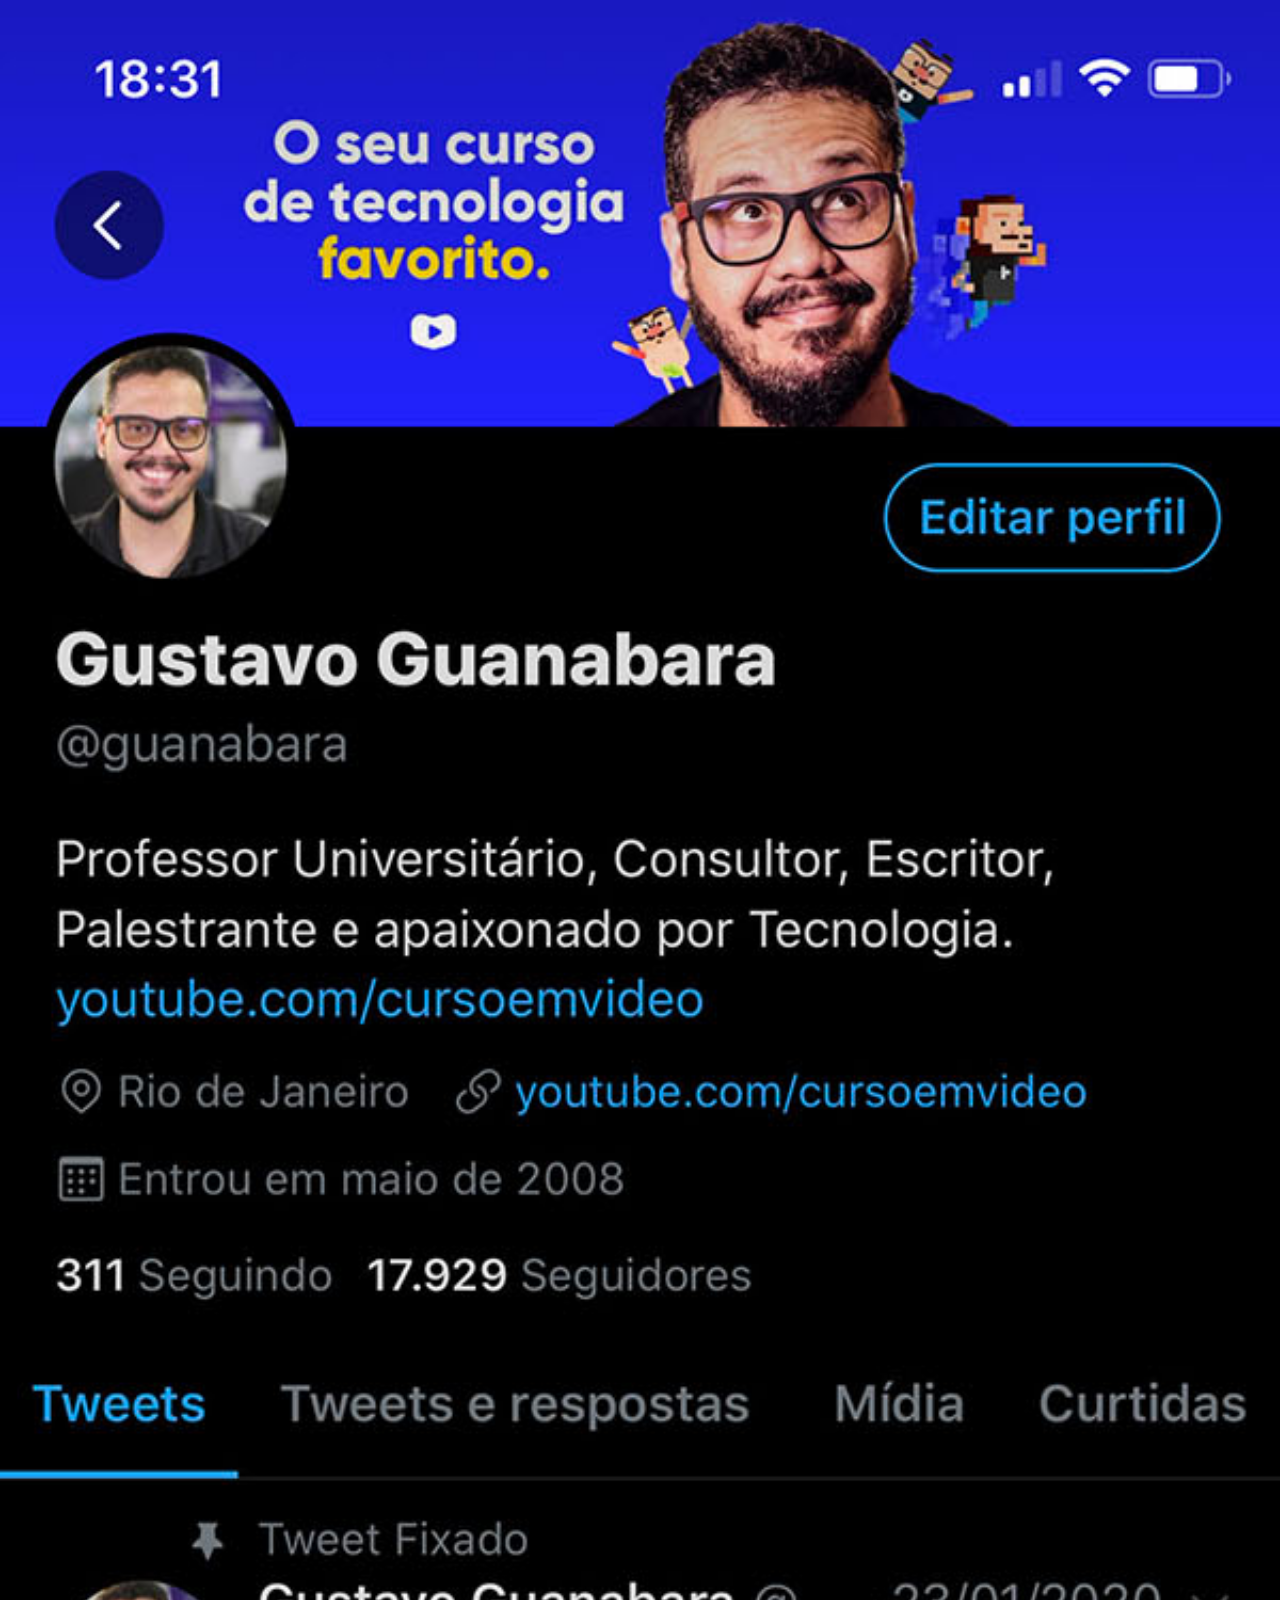
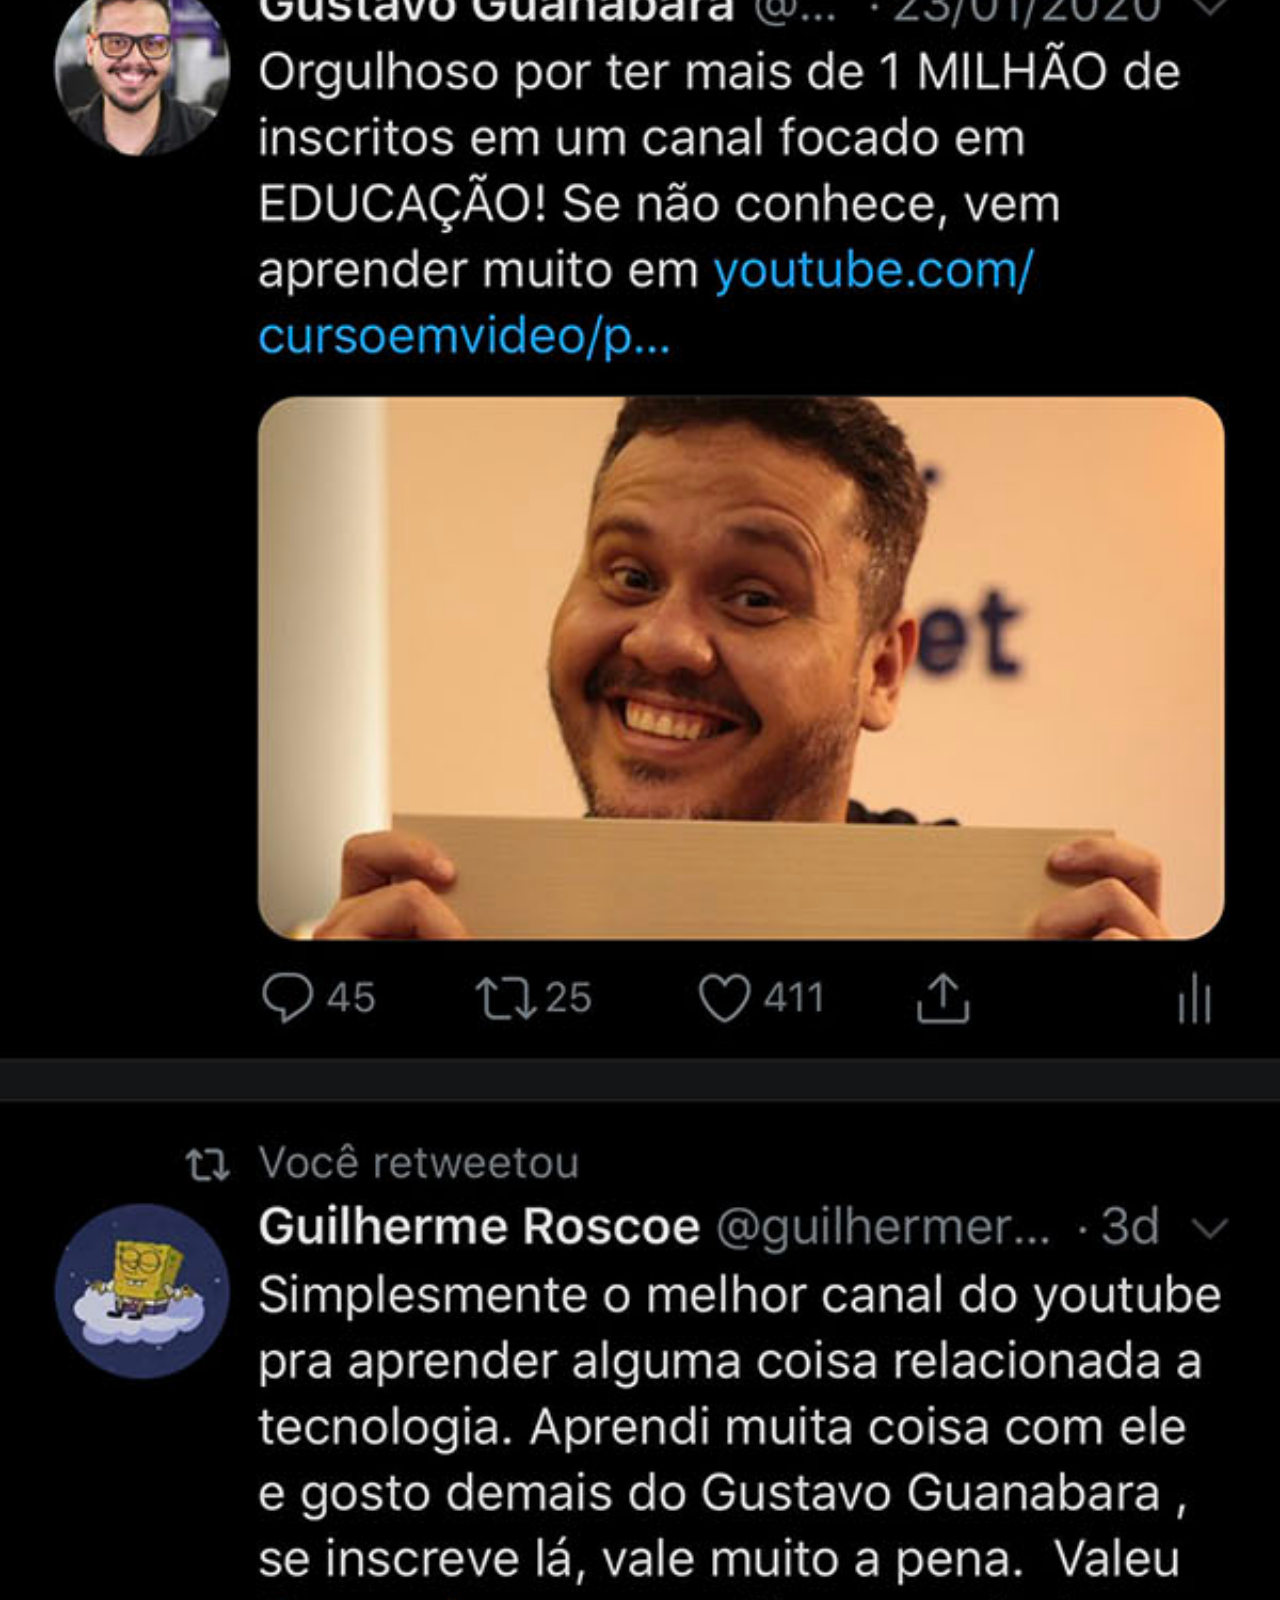
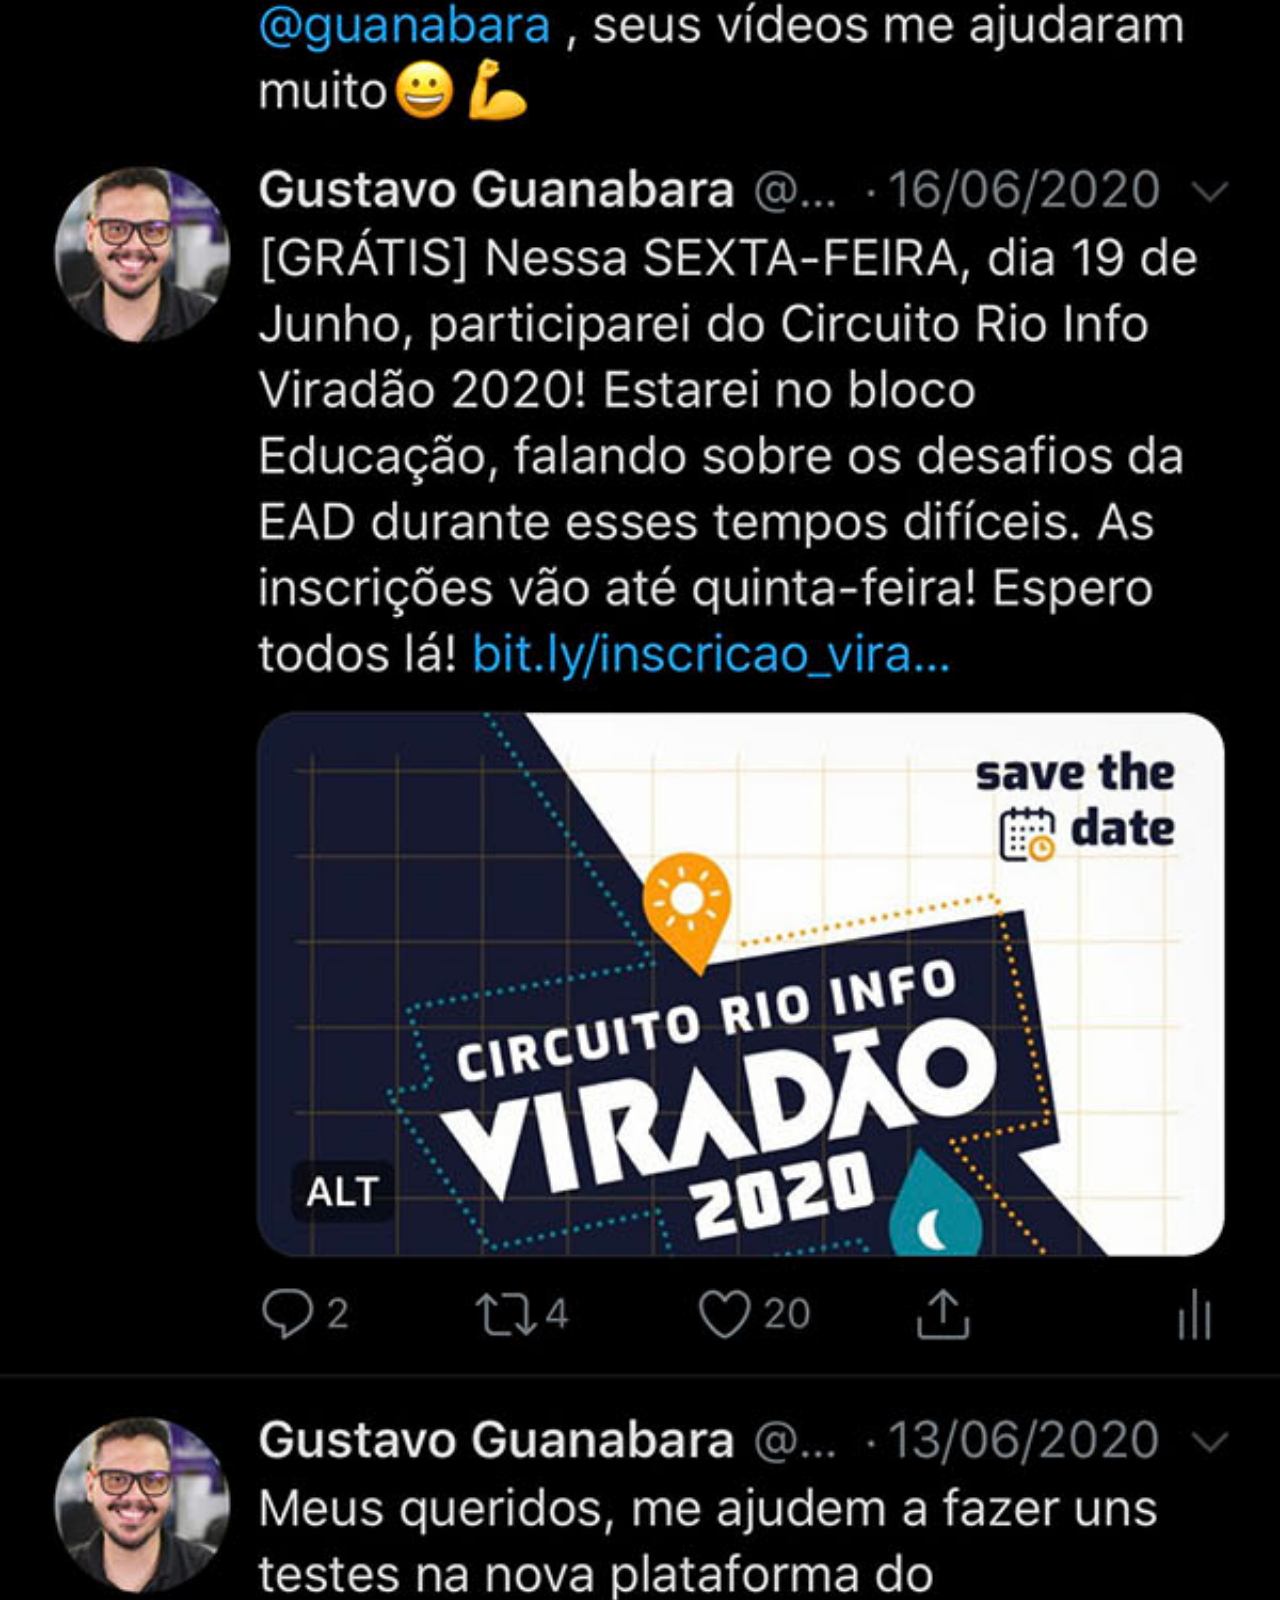
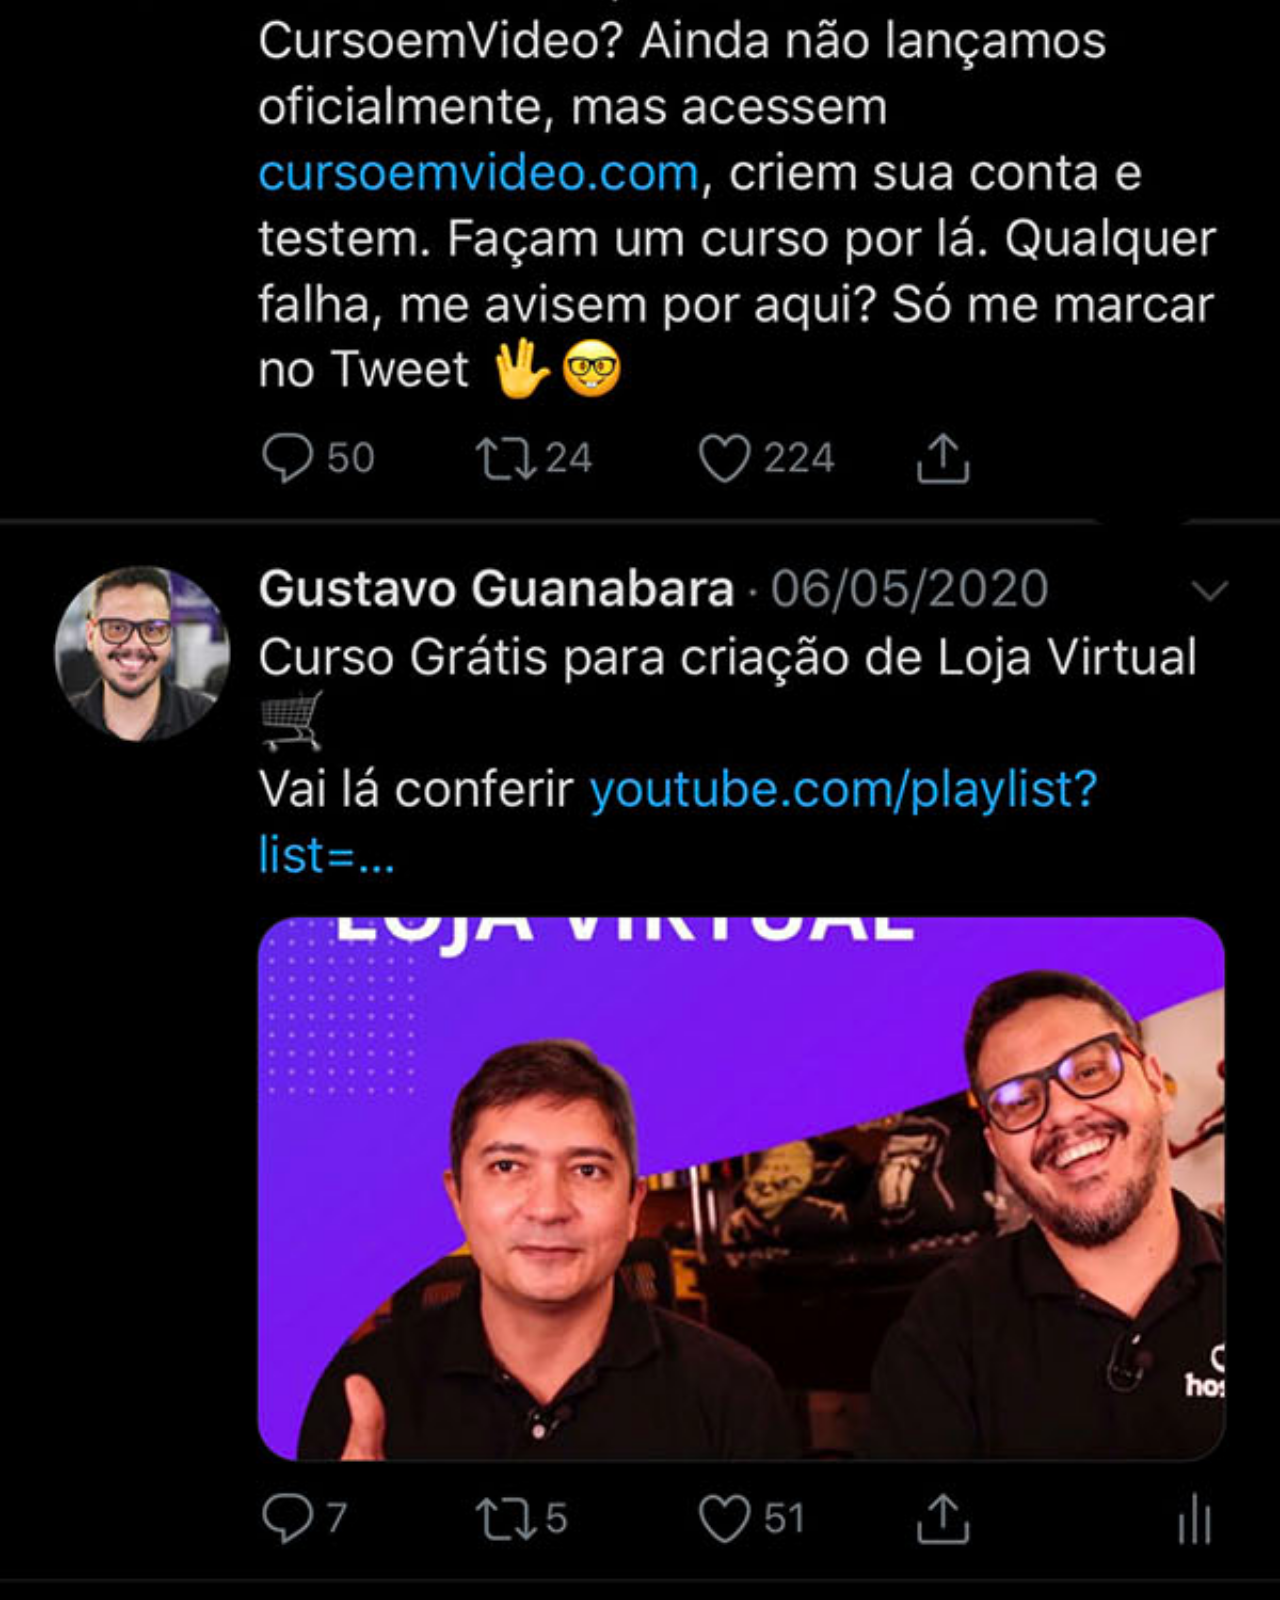
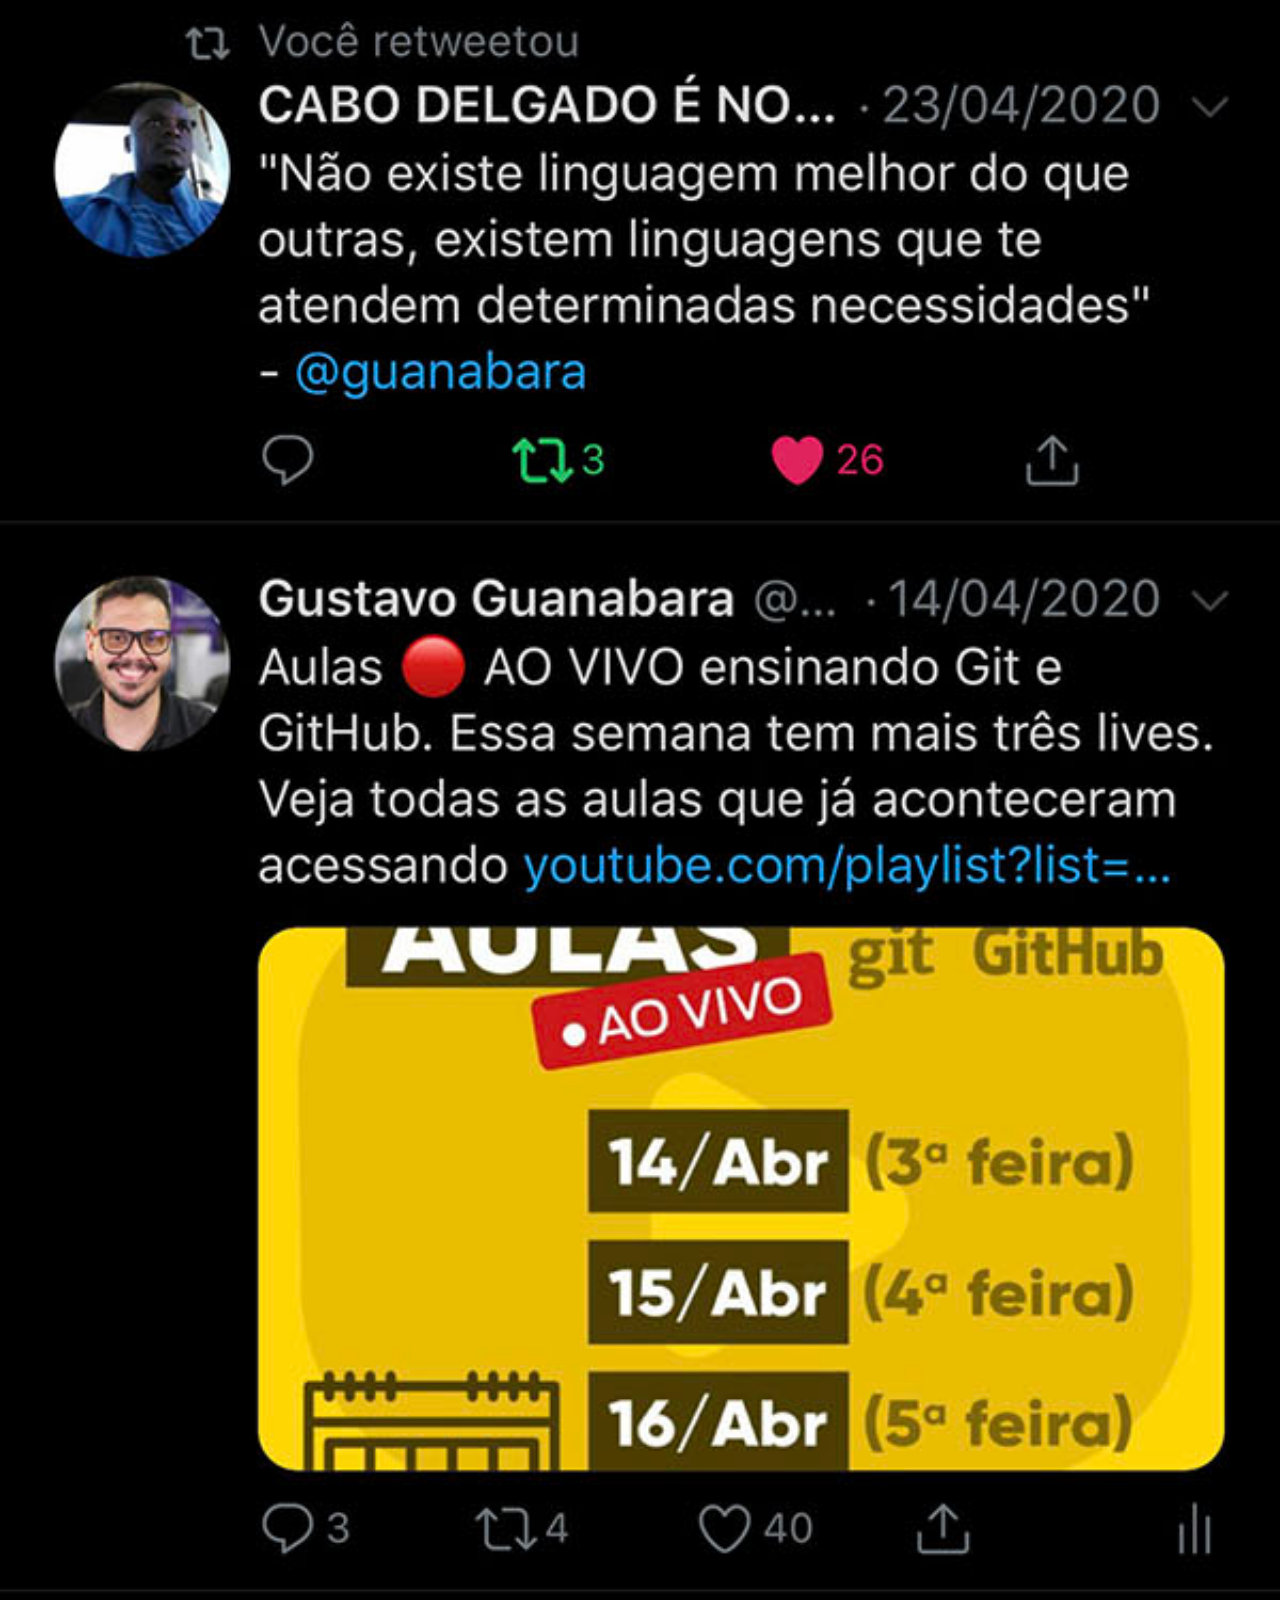
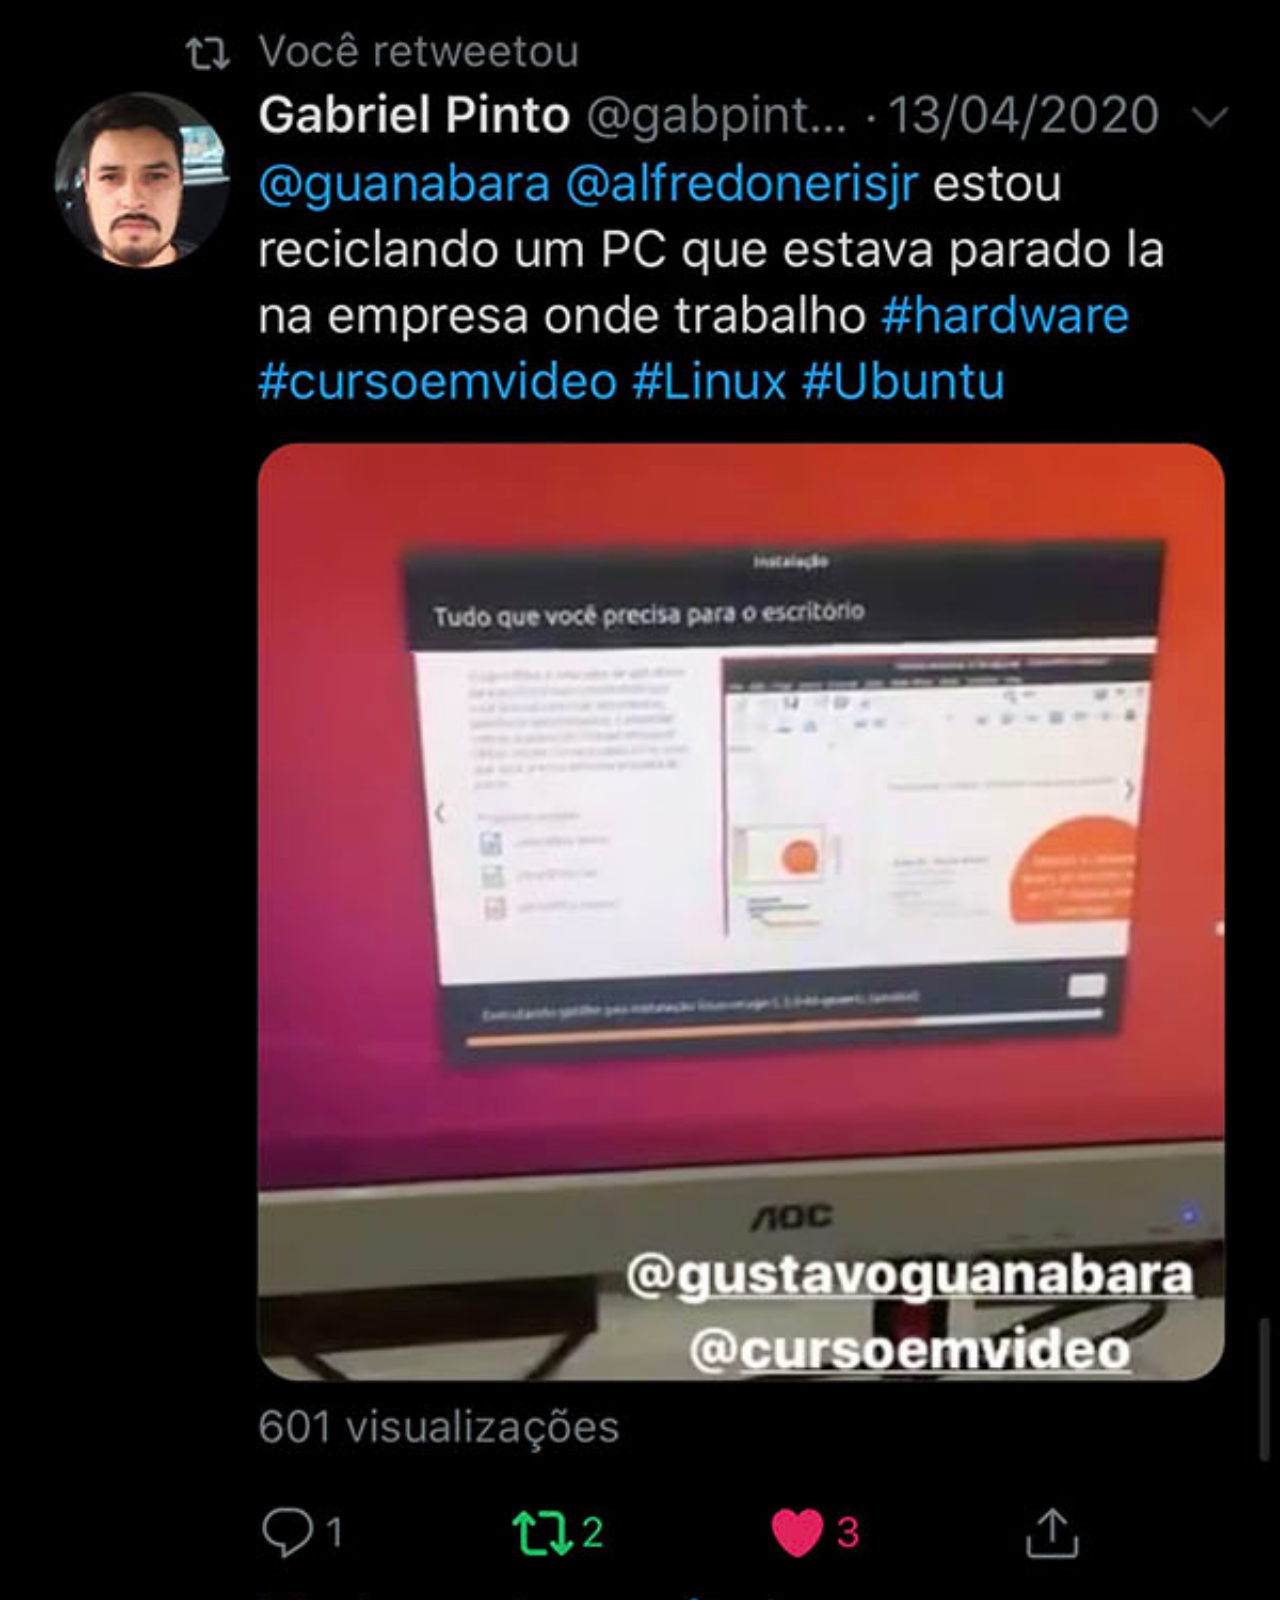
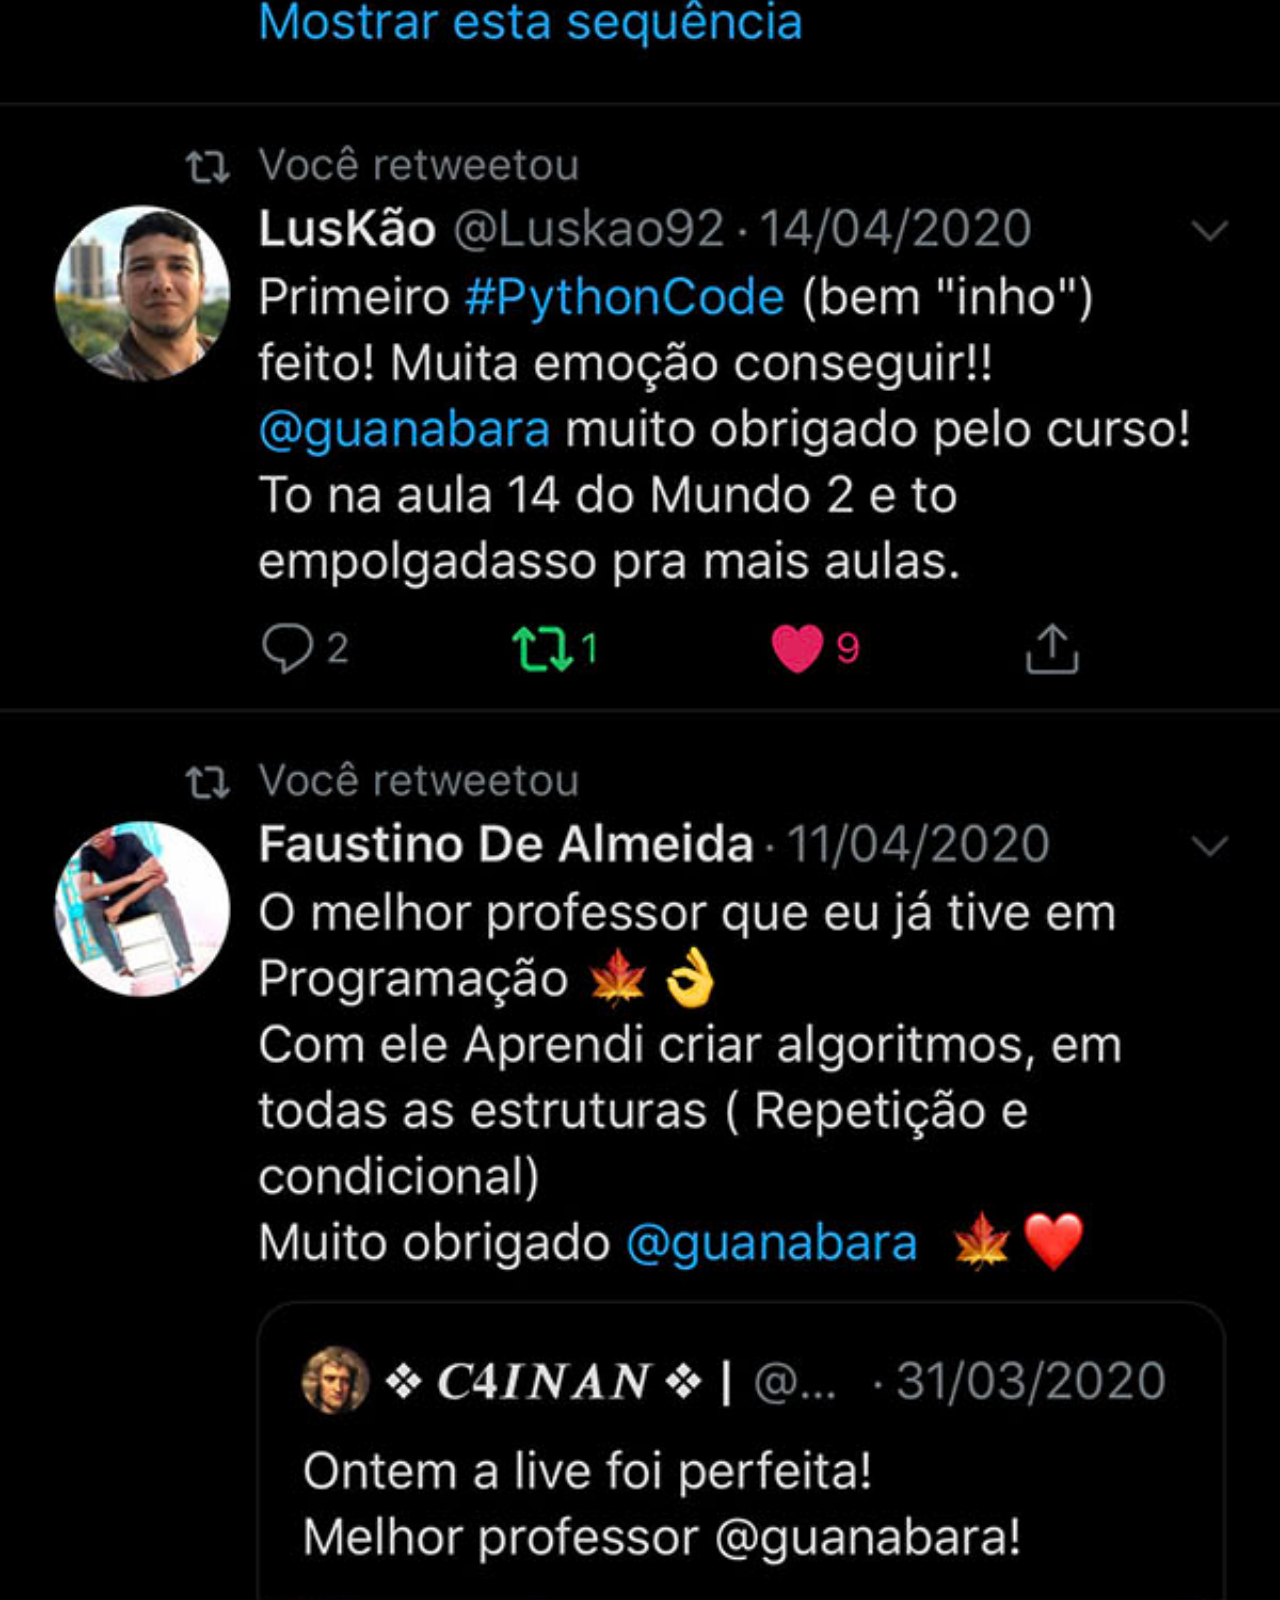
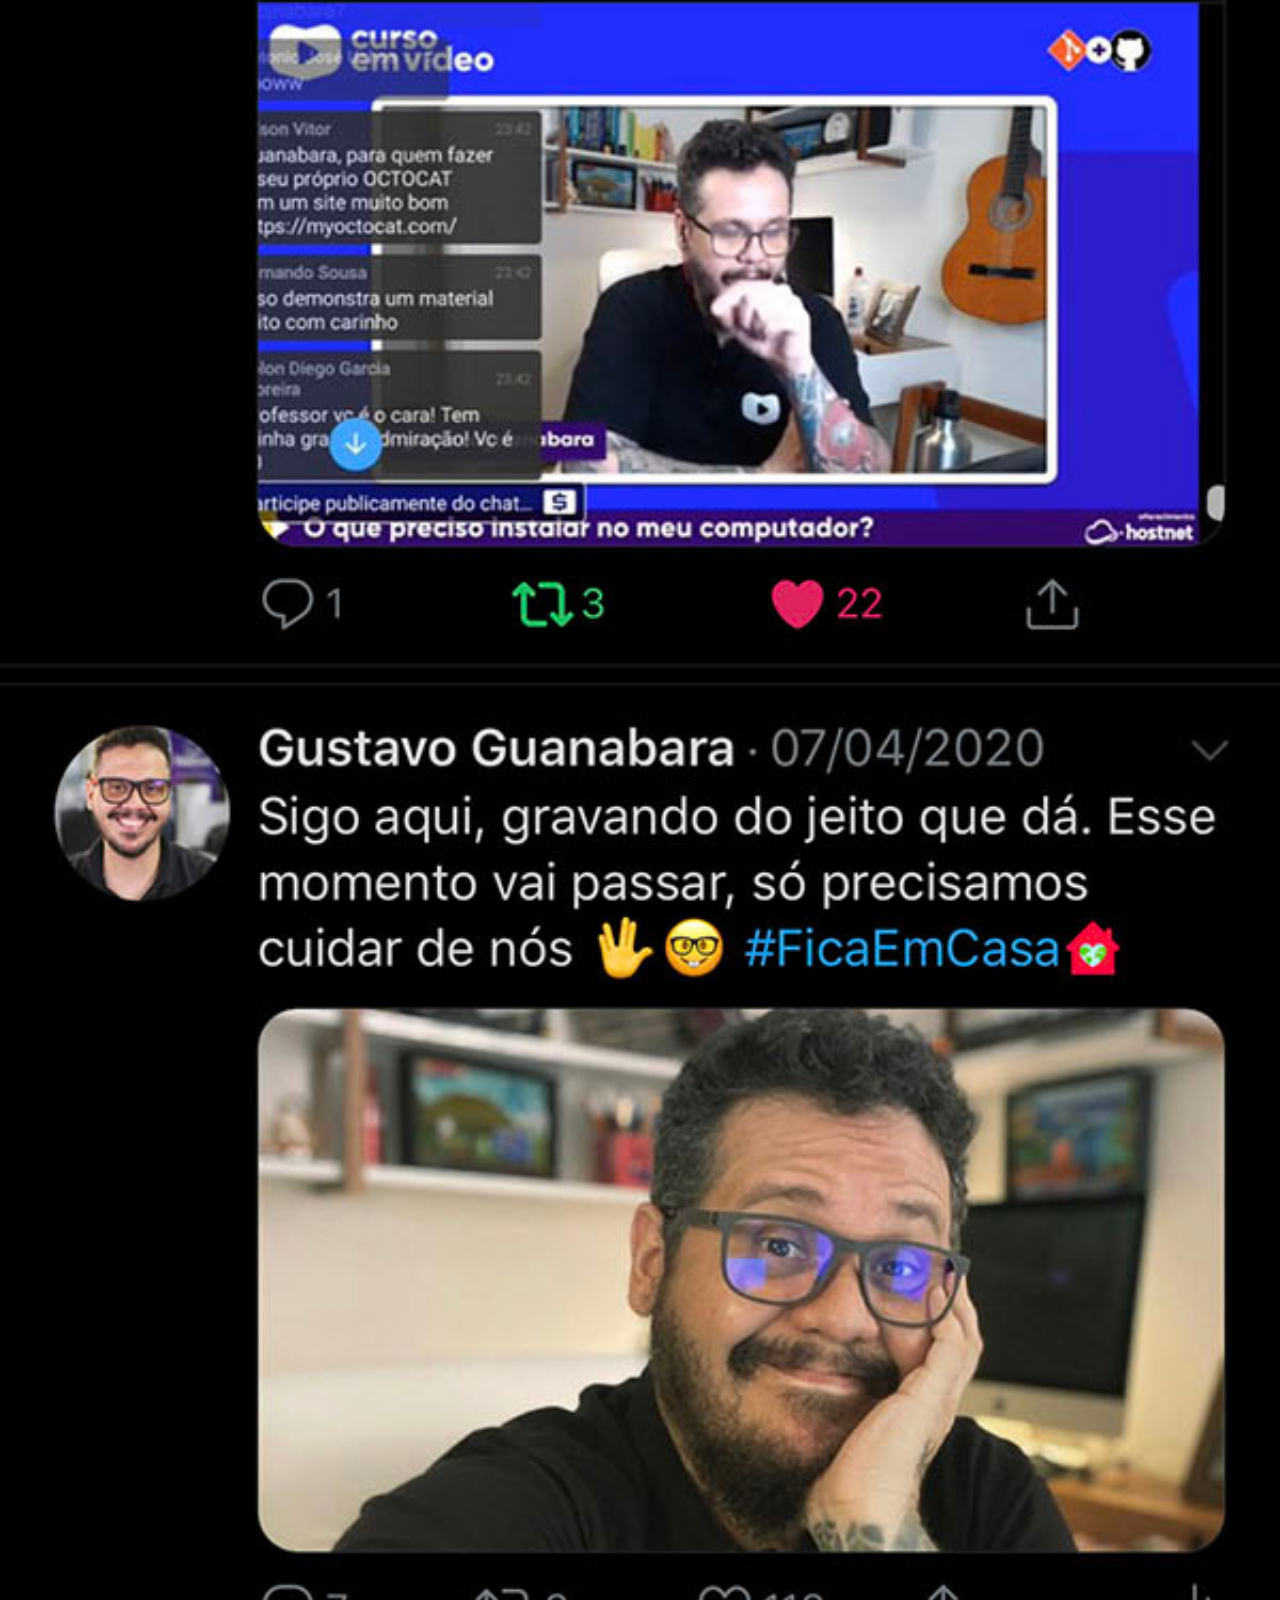
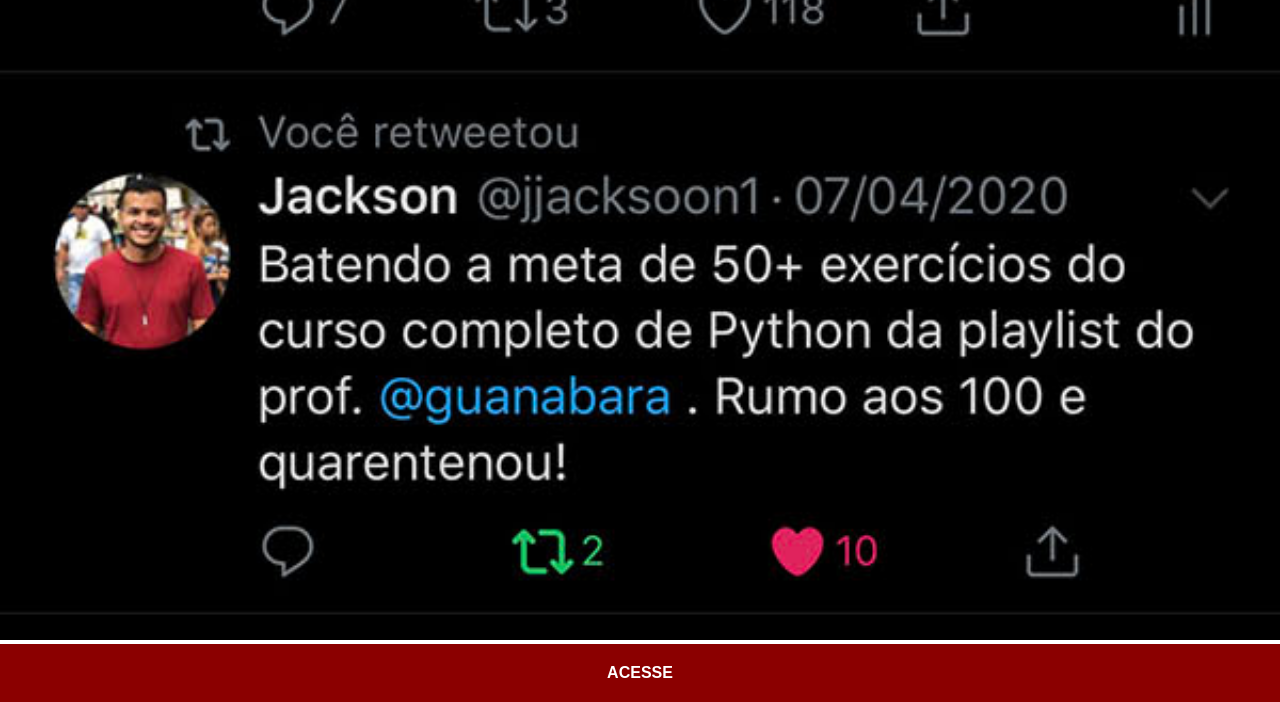
<file: twitter.html>
<!DOCTYPE html>
<html lang="pt-br">
<head>
    <meta charset="UTF-8">
    <meta name="viewport" content="width=device-width, initial-scale=1.0">
    <title>Twitter</title>
    <link rel="stylesheet" href="estilos/social.css">
</head>
<body>
    <img src="imagens/tela-twitter.jpg" alt="">
    <a href="https://x.com/guanabara" target="_blank">ACESSE</a>
</body>
</html>
</file>
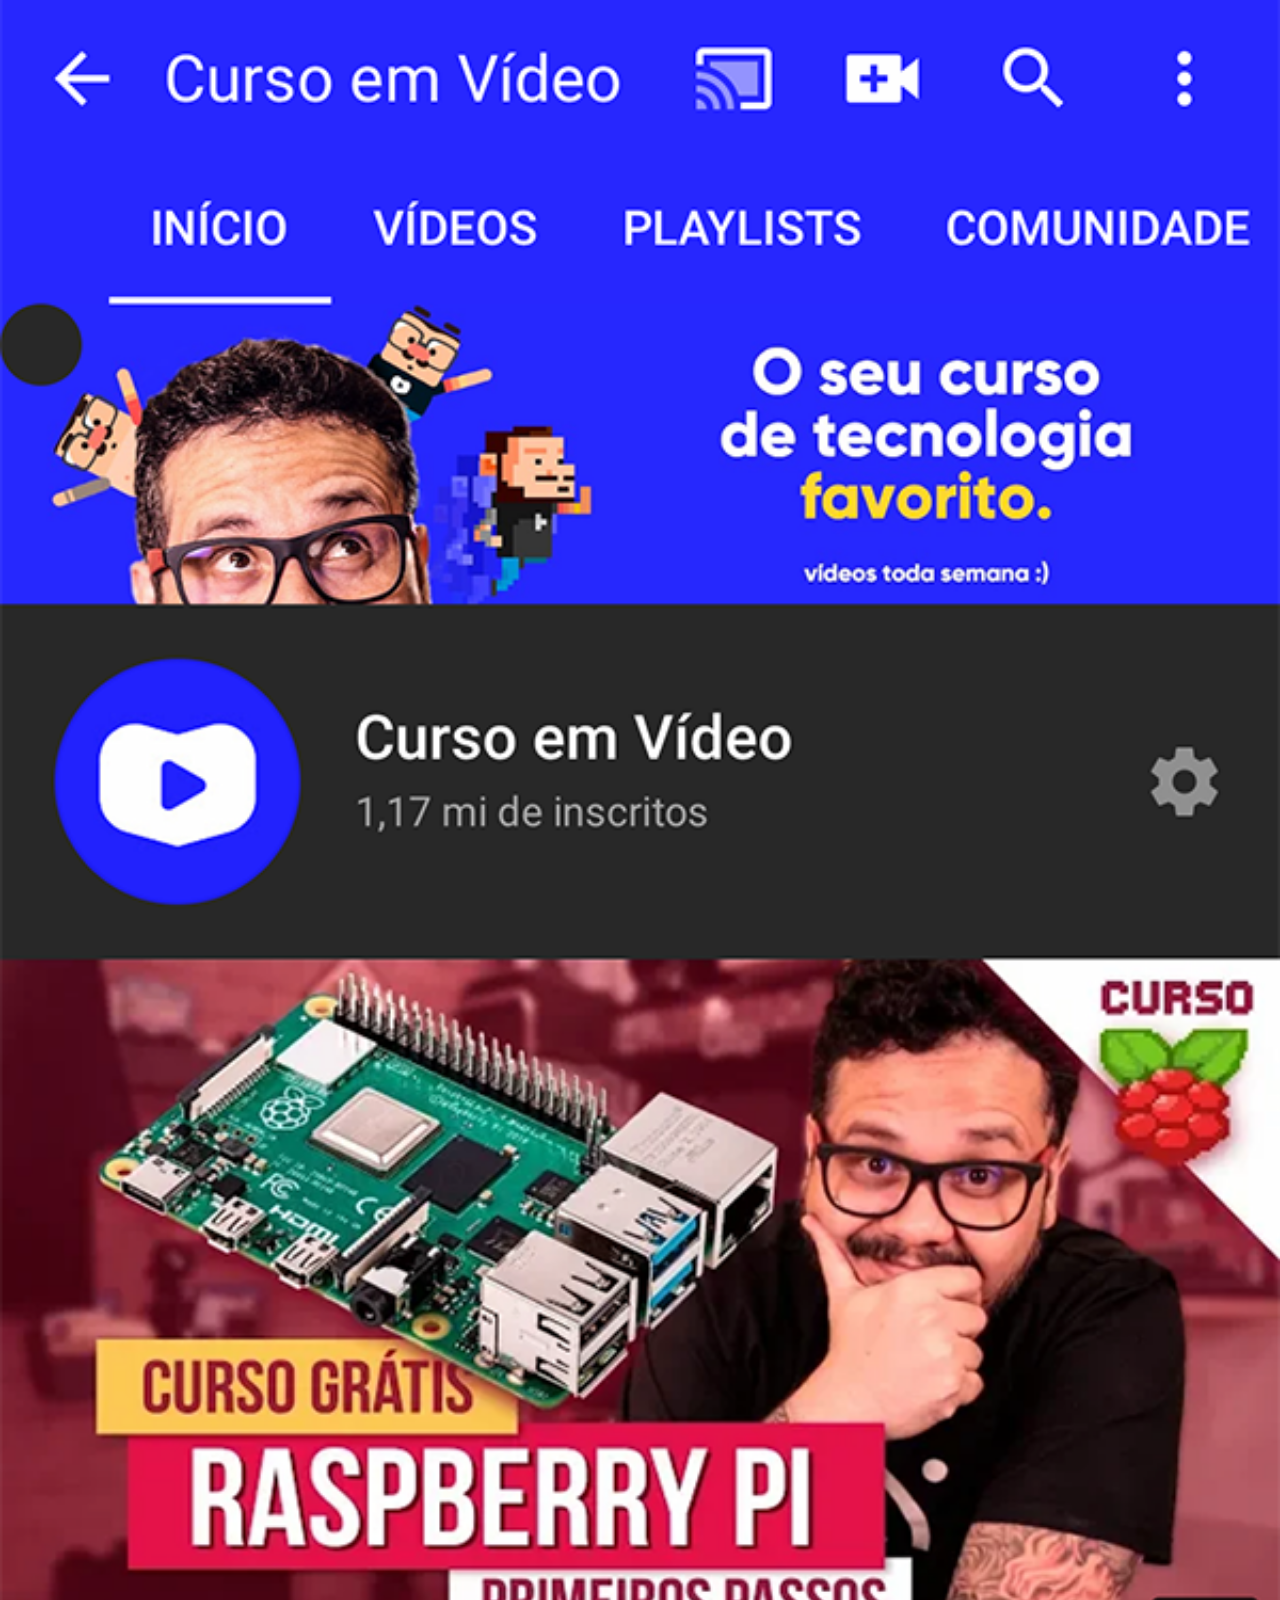
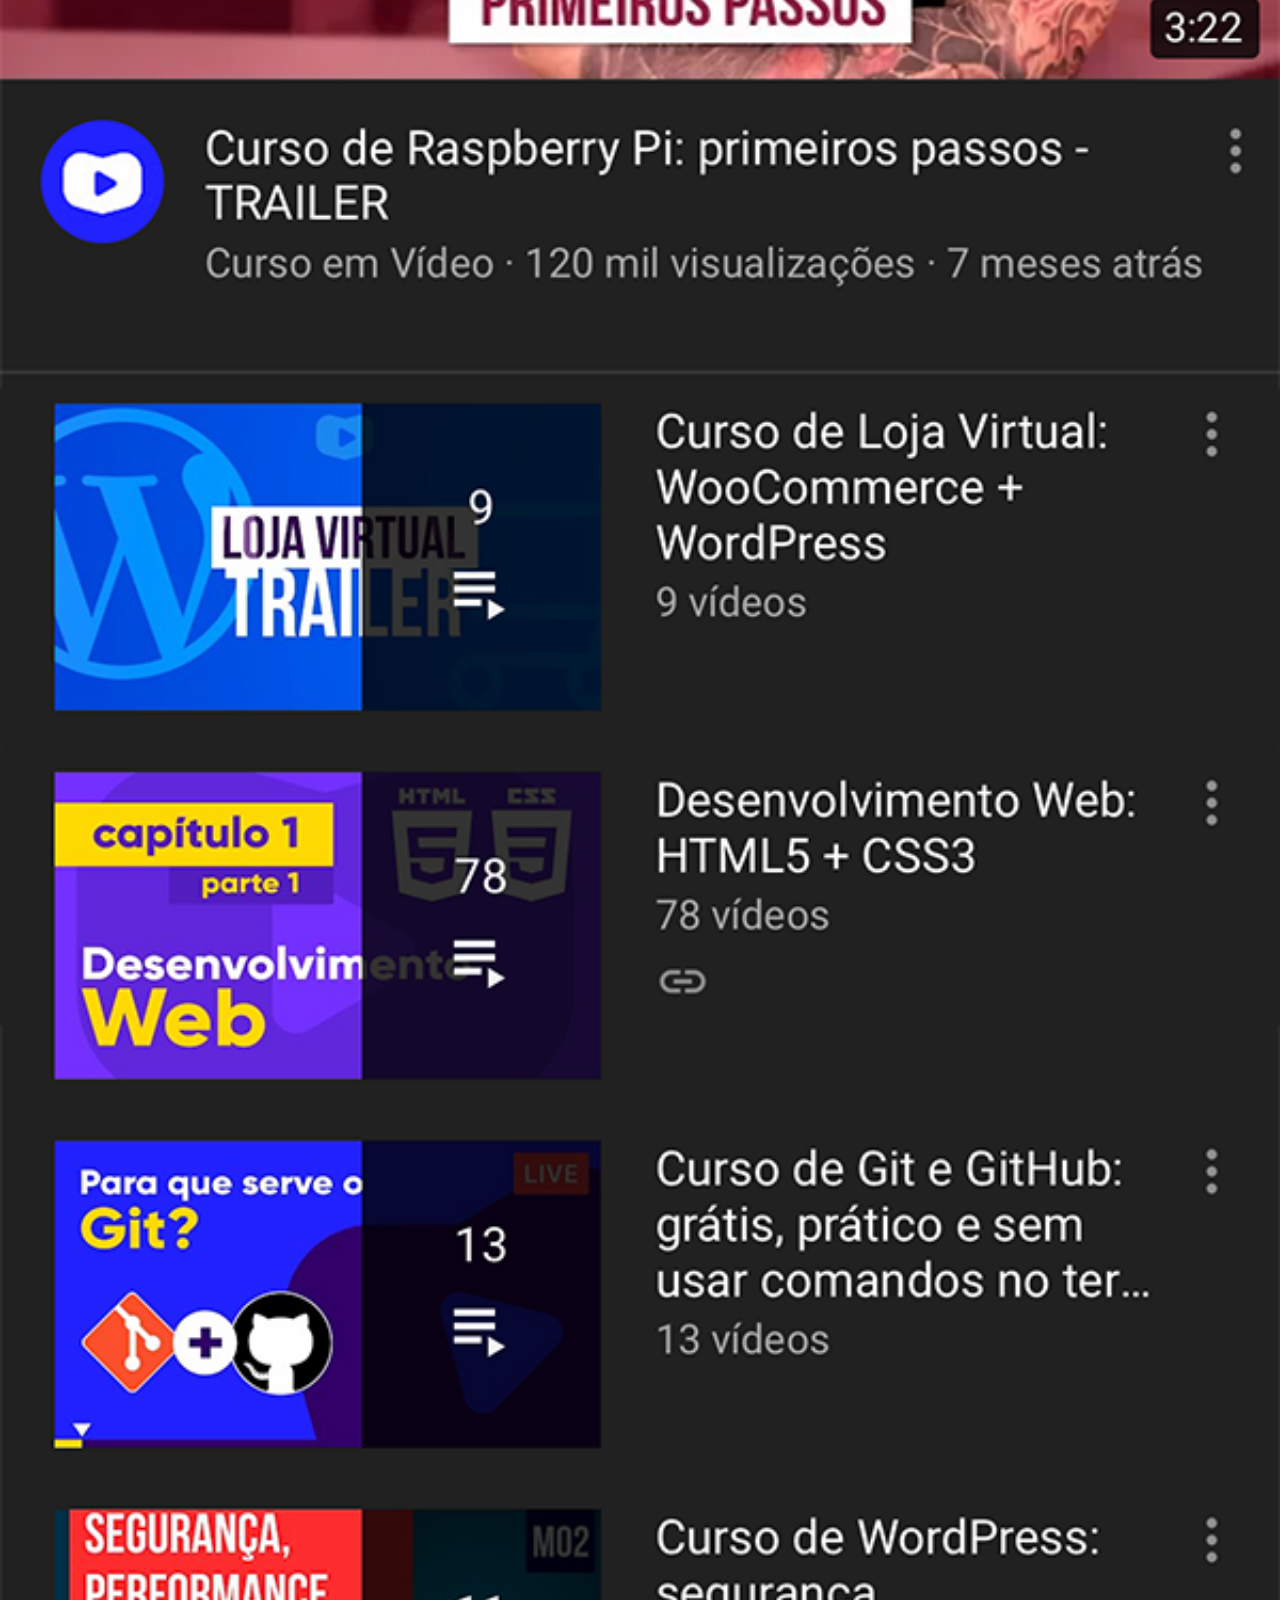
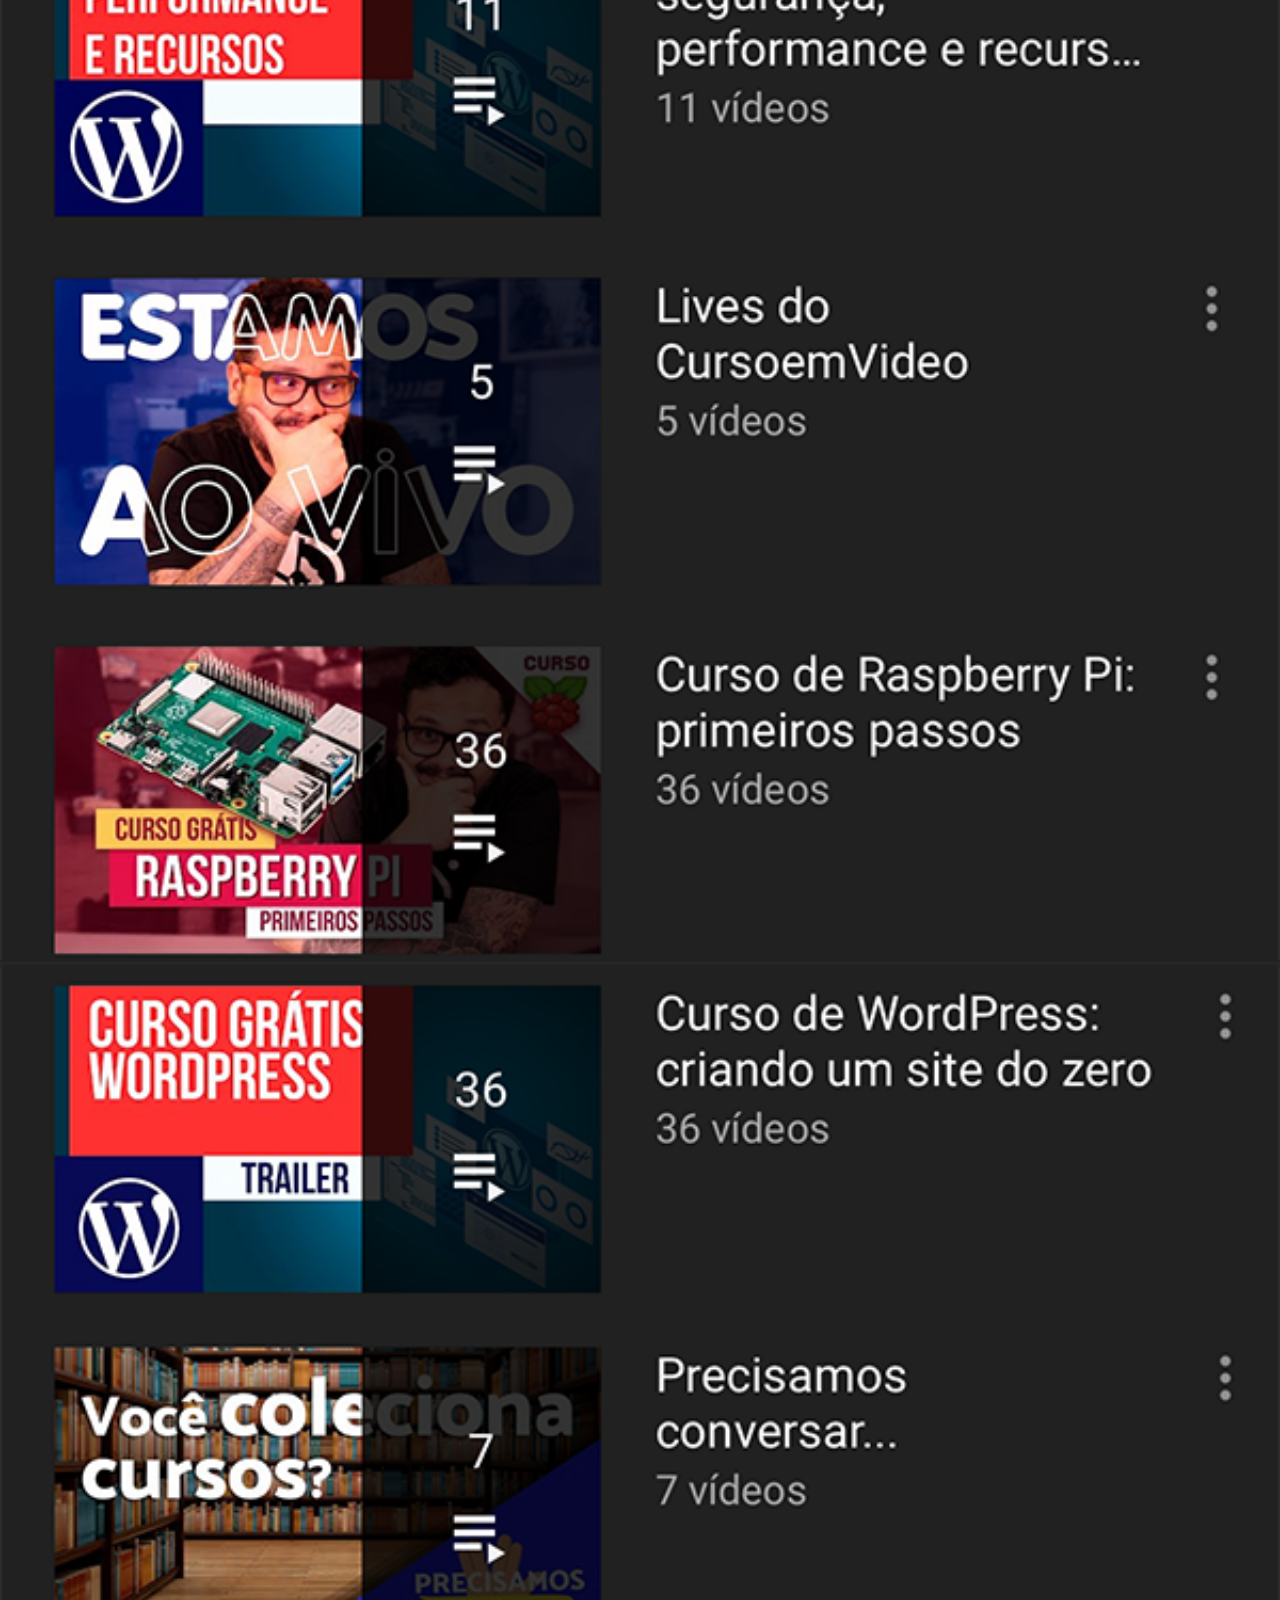
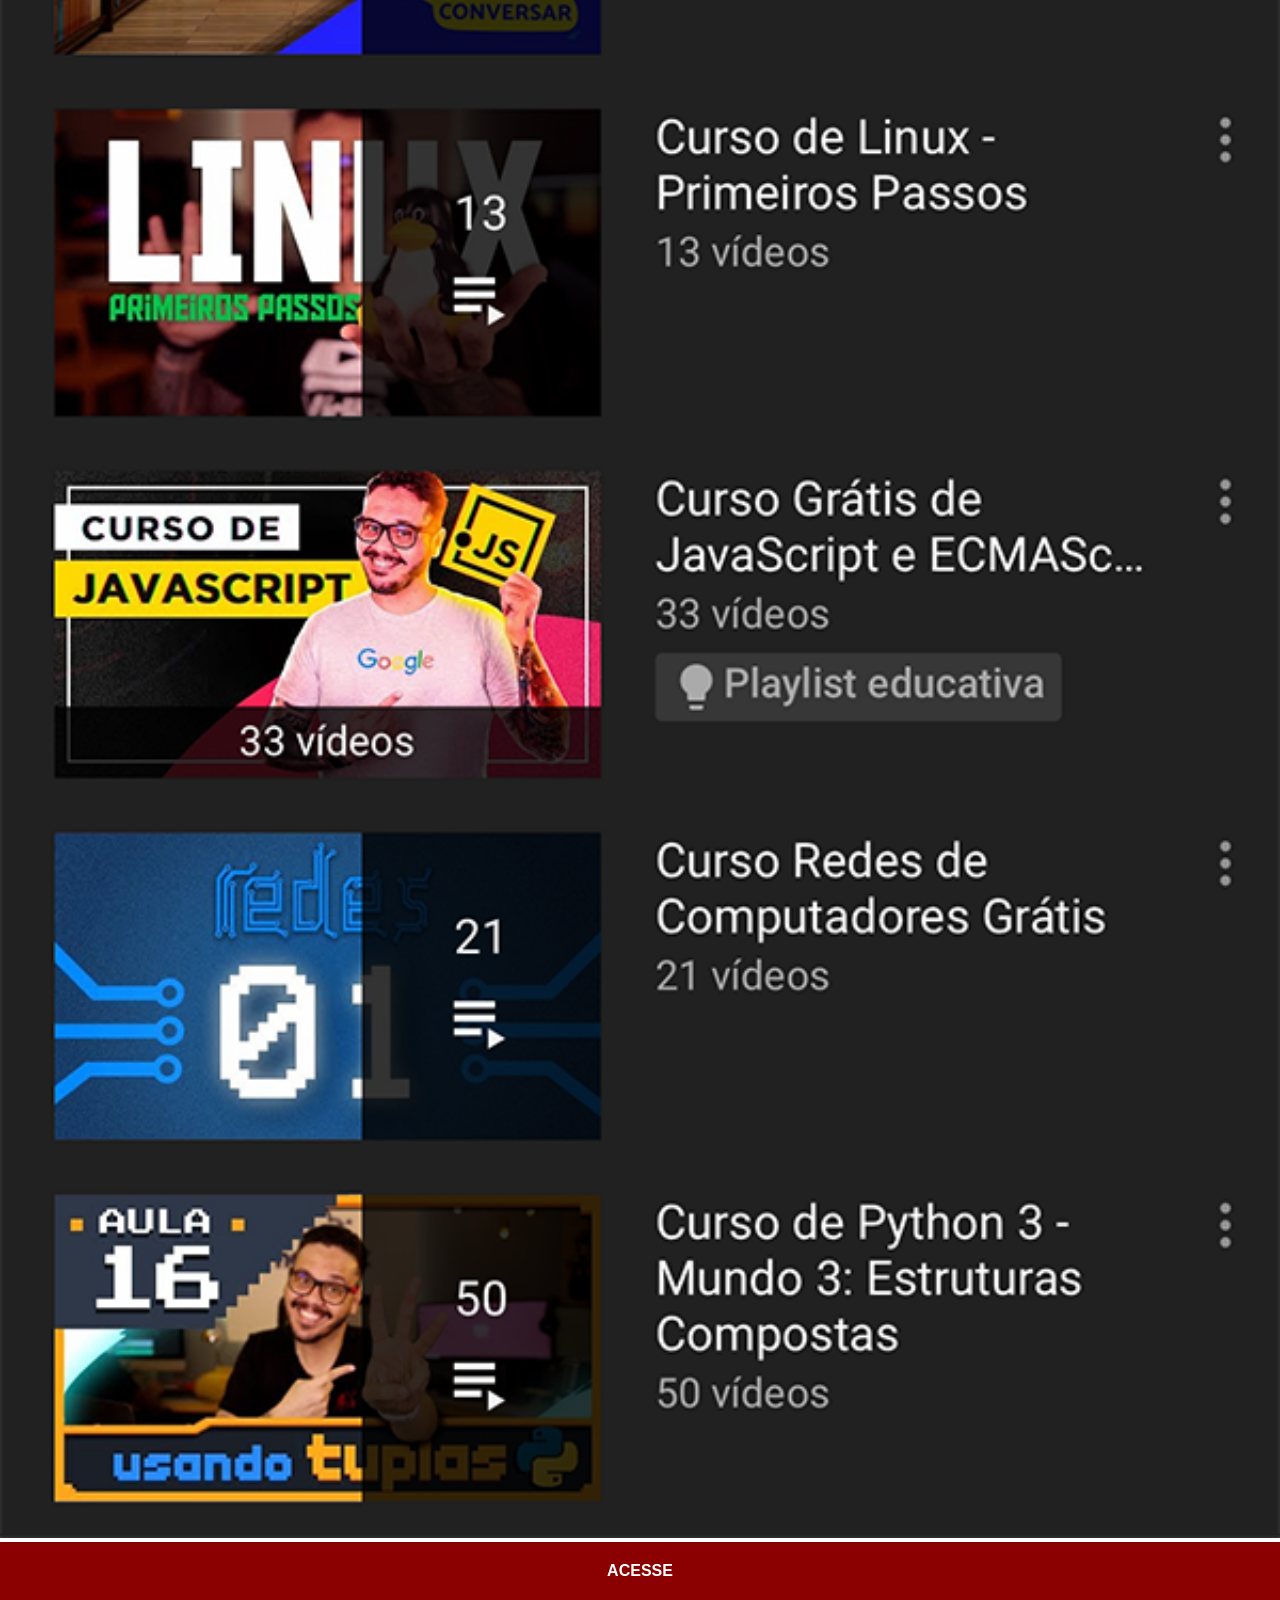
<file: youtube.html>
<!DOCTYPE html>
<html lang="pt-br">
<head>
    <meta charset="UTF-8">
    <meta name="viewport" content="width=device-width, initial-scale=1.0">
    <title>Youtube</title>
    <link rel="stylesheet" href="estilos/social.css">
</head>
<body>
    <img src="imagens/tela-youtube.png" alt="">
    <a href="https://www.youtube.com/cursoemvideo" target="_blank">ACESSE</a>
</body>
</html>
</file>
<file: estilos/styles.css>
@charset "UTF-8";

* {
    margin: 0;
    padding: 0;
    box-sizing: border-box;
    font-family: Arial, Helvetica, sans-serif;
}

html, body {
    height: 100vh;
    width: 100vw;
    background-color: black;
}

body {
    background: url(../imagens/fundo-madeira.jpg) no-repeat top center;
    background-size: cover;
    background-attachment: fixed;
}

main {
    position: relative;
    height: 100vh;
}

#telefone {
    position: absolute;
    top: 50%;
    left: 50%;
    transform: translate(-50%, -50%);

    height: 627px;
    width: 311px;
    background: url(../imagens/frame-iphone.png) no-repeat top center;
}

#tela {
    position: relative;
    top: 80px;
    left: 22px;
    width: 267px;
    height: 471px;
}

#redes-sociais {
    text-align: right;
}

#redes-sociais img {
    width: 50px;
    margin: 10px;
    border-radius: 50%;
    box-shadow: 2px 2px 5px rgba(0, 0, 0, 0.5);
}

#redes-sociais img:hover {
    border: 2px solid rgba(255, 255, 255, 0.6);
    transform: translate(-3px, -3px);
    box-shadow: 5px 5px 10px rgba(0, 0, 0, 0.6);
    transition: 0.8s, border 0s;
}
</file>
<file: estilos/social.css>
* {
            margin: 0px;
            padding: 0px;
            box-sizing: border-box;
            font-family: Arial, Helvetica, sans-serif;
        }

        ::-webkit-scrollbar {
            width: 0px;
            height: 0px;
        }

        img {
            width: 100vw;
        }

        a {
            display: block;
            background-color: darkred;
            color: white;
            padding: 20px;
            text-align: center;
            font-weight: bolder;
            text-decoration:none;
        }

        a:hover {
            background-color: rgb(158, 3, 3);
        }
</file>
